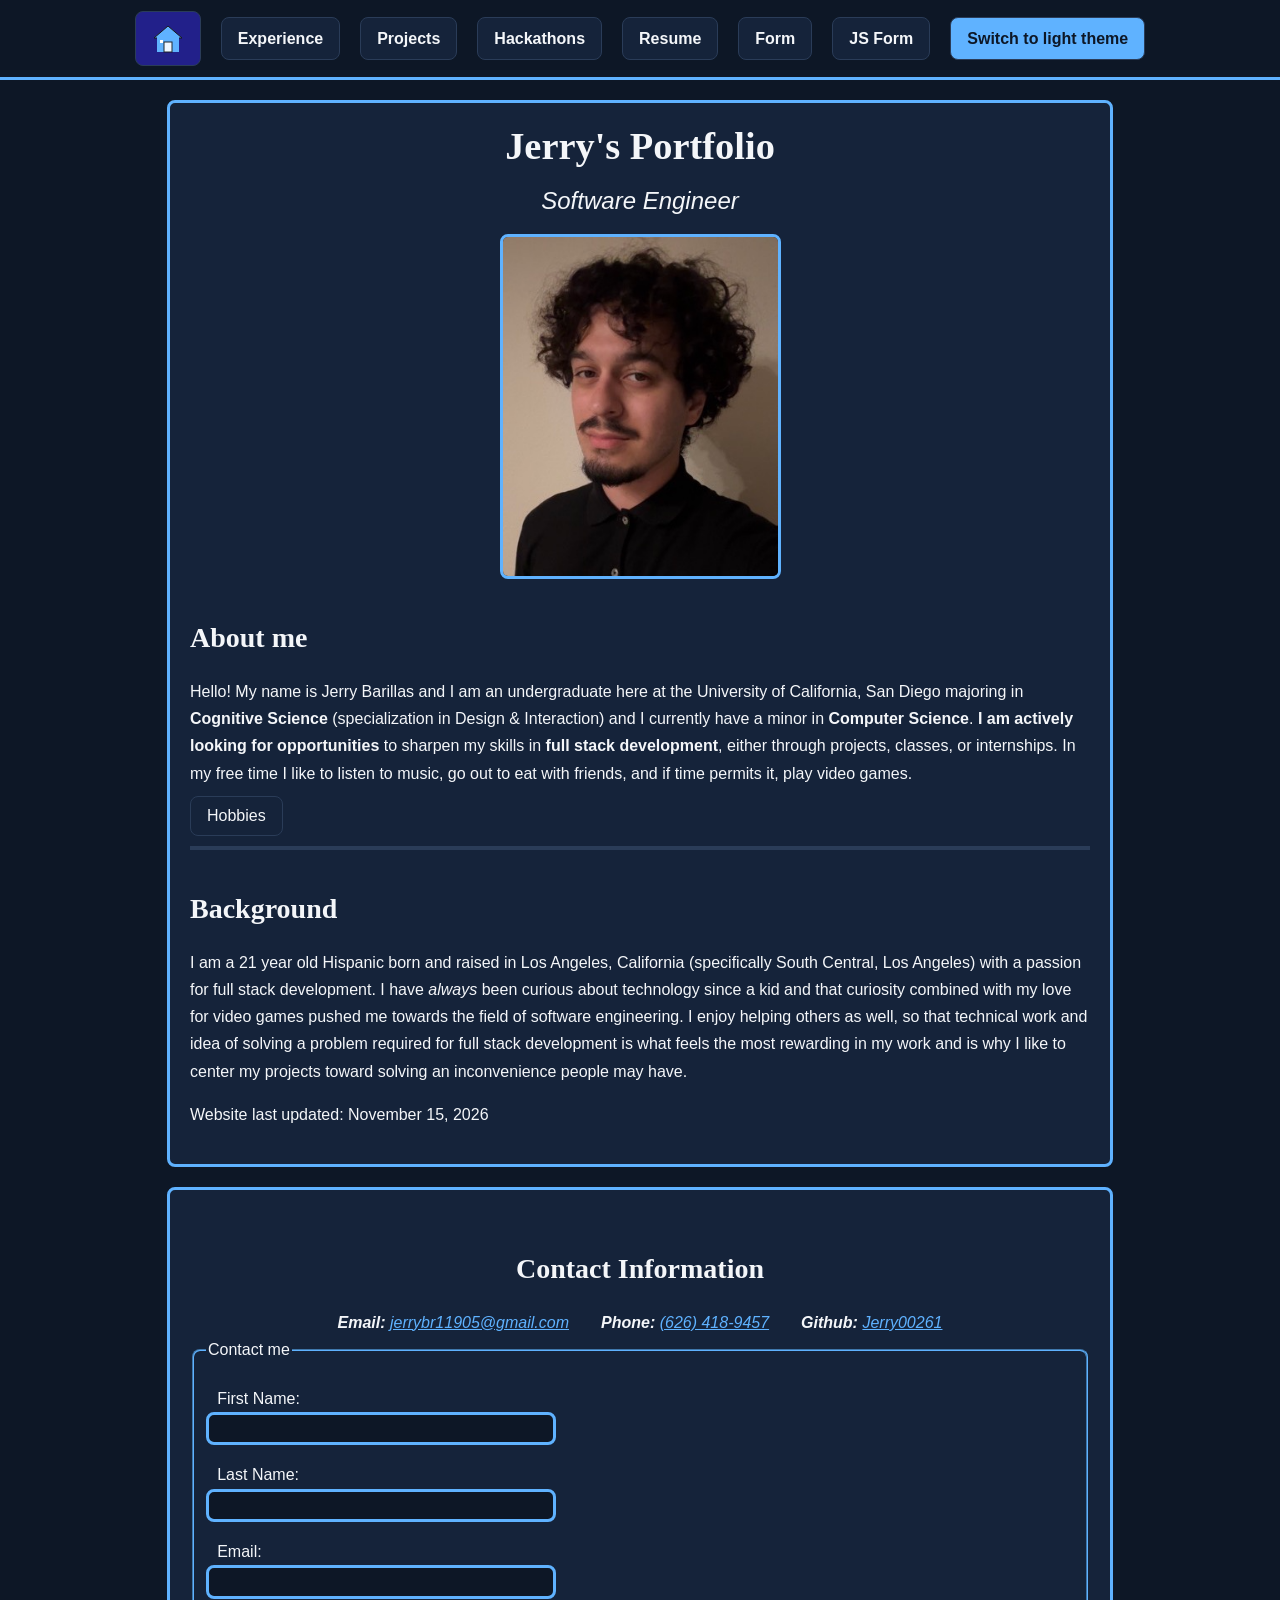
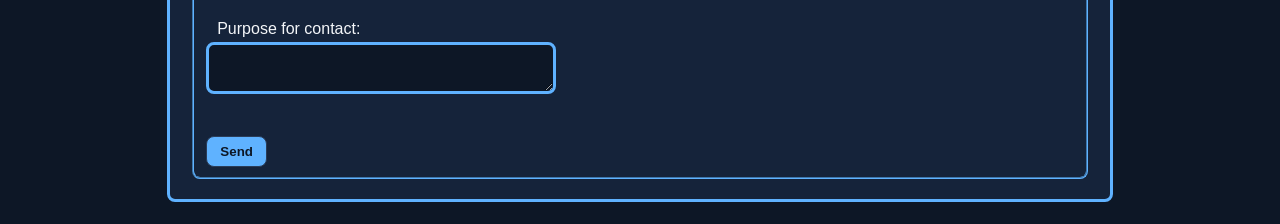
<file: index.html>
<!DOCTYPE html>
<html lang="en">
<head>
    <meta charset="UTF-8"> 
    <meta name="viewport" content="width=device-width, initial-scale=1.0">
    <title>Jerry Barillas Personal Portfolio</title>

    <link rel="stylesheet" href="portfolio.css"> 
    <script src="theme.js"></script>
</head>

<body>
    <header>
        <nav>
            <ul>
                <li>
                    <a href="index.html" aria-current="page">
                        <svg viewBox="0 0 32 32" width="32" height="32" fill="#1A1A1A" role="img"
                                aria-labelledby="homeTitle">
                                <title id="homeTitle">Home</title>
                                <polygon points="16, 3 2, 15 30, 15" stroke="#1A1A1A" stroke-width="1"/>
                                <rect x="5" y="14" width="22" height="15"/>
                                <rect x="12" y="19" width="8" height="10" fill="white" stroke="#1A1A1A" opacity="0.9"/>
                                <rect x="8" y="17" width="3" height="3" fill="white"/>
                        </svg>
                    </a>
                </li>
                <li>
                    <a href="experience.html">Experience</a>
                </li>
                <li>
                    <a href="projects.html">Projects</a>
                </li>
                <li>
                    <a href="hackathons.html">Hackathons</a>
                </li>
                <li>
                    <a href="current-resume.html">Resume</a>
                </li>
                <li>
                    <a href="form-no-js.html">Form</a>
                </li>
                <li>
                    <a href="form-with-js.html">JS Form</a>
                </li>
                <li id="theme-control" hidden>
                    <button type="button" id="theme-toggle">Switch to light theme</button>
                </li>
            </ul>
        </nav>        
    </header>
    <main>
        <h1>Jerry's Portfolio</h1>
        <career-title>
            <p class="career-title">Software Engineer</p>
        </career-title>
       <img src="sources/headshot.png" alt="Headshot of Jerry Barillas, a man with curly dark hair and a goatee" width="330" height="407">

        <section>
            <h2>About me</h2>
            <p>Hello! My name is Jerry Barillas and I am an undergraduate here at the University
                of California, San Diego majoring in <b>Cognitive Science</b> (specialization in Design & Interaction)
                and I currently have a minor in <b>Computer Science</b>. <strong>I am actively looking for opportunities</strong> to sharpen
                my skills in <b>full stack development</b>, either through projects, classes, or internships. In my free time 
                I like to listen to music, go out to eat with friends, and if time permits it, play video games.
            </p>

            <p><a href="hobbies.html">Hobbies</a></p>
        </section>
        
        <section>
            <h2>Background</h2>
            <p>I am a 21 year old Hispanic born and raised in Los Angeles, California (specifically South Central, Los Angeles) with a passion for full stack
                development. I have <em>always</em> been curious about technology since a kid and that curiosity combined with my love for video games pushed me towards
                the field of software engineering. I enjoy helping others as well, so that technical work and idea of solving a problem required for 
                full stack development is what feels the most rewarding in my work and is why I like to center my projects toward solving an inconvenience people
                may have.
            </p>

            <p>
                Website last updated: November 15, 2026
            </p>
        </section>
    </main>

    <footer>
        <h2>Contact Information</h2>
        <address>
            <p>
                <b>Email:</b> <a href="mailto:jerrybr11905@gmail.com">jerrybr11905@gmail.com</a>
            </p>
            <p>
                <b>Phone:</b> <a href="tel:+16264189457">(626) 418-9457</a>
            </p>
            <p>
                <b>Github:</b> <a href="https://github.com/Jerry00261">Jerry00261</a>
            </p>
        </address>

        <form action="#" method="post">

            <fieldset>
                <legend>Contact me</legend>
                <p>
                    <label for="firstName">First Name:</label>
                    <input type="text" name="firstName" id="firstName">
                </p>

                <p>
                    <label for="lastName">Last Name:</label>
                    <input type="text" name="lastName" id="lastName">
                </p>
                <p>
                    <label for="email">Email:</label>
                    <input type="email" name="email" id="email">
                </p>

                <p>
                    <label for="message">Purpose for contact:</label>
                    <textarea id="message" name="message"></textarea>
                </p>
                
                <button type="submit">Send</button>
            </fieldset>

        </form>
    </footer>
</body>
</html>
</file>
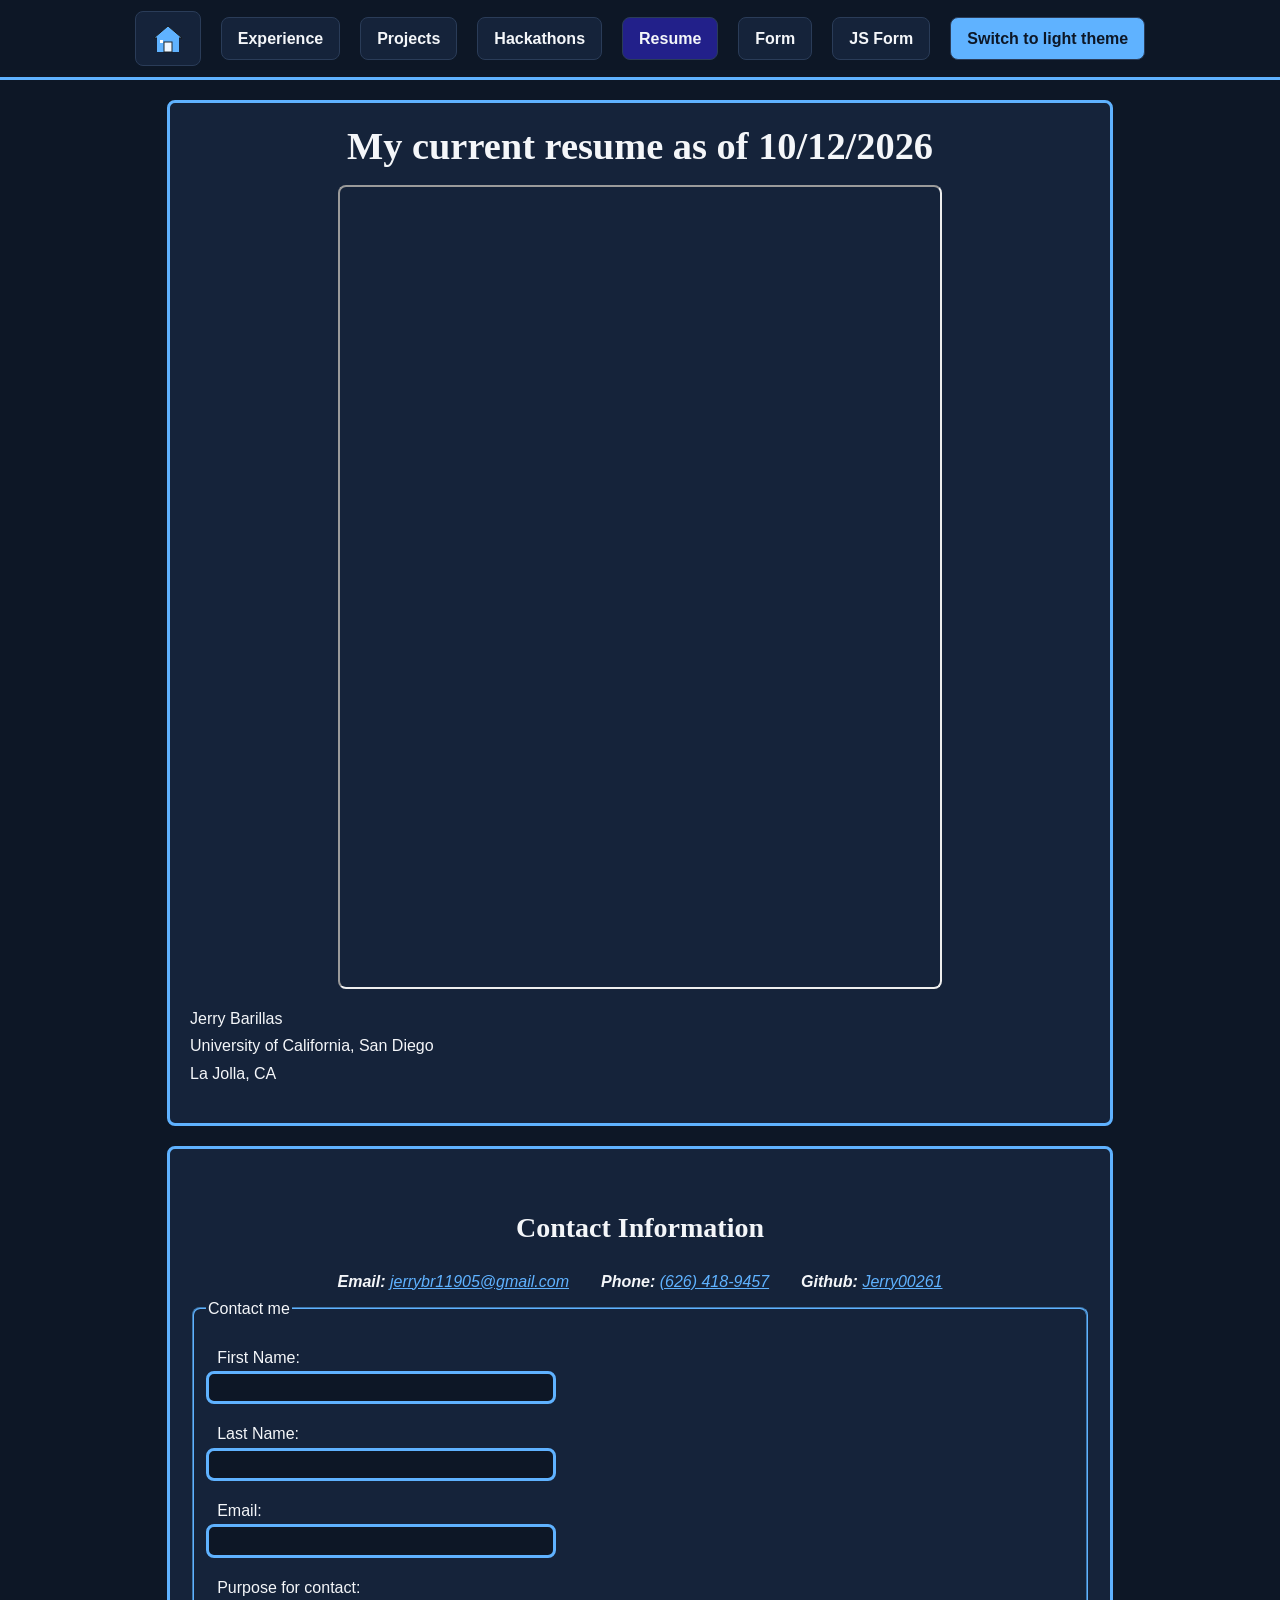
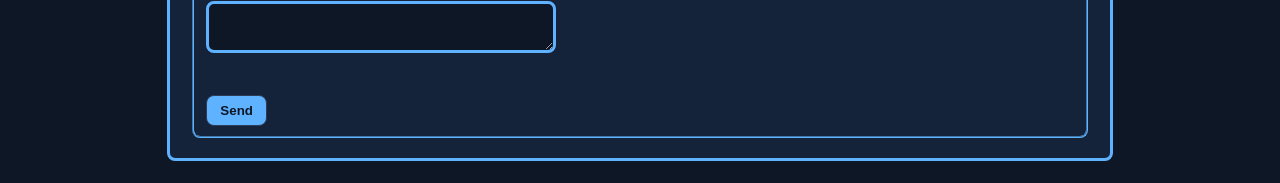
<file: Current-Resume.html>
<!DOCTYPE html>
<html lang="en">
<head>
    <meta charset="UTF-8">
    <meta name="viewport" content="width=device-width, initial-scale=1.0">
    <title>Official Resume - Jerry Barillas</title>

    <link rel="stylesheet" href="portfolio.css">
    <script src="theme.js"></script>
</head>
<body>

     <header>
        <nav>
            <ul>
                <li>
                    <a href="index.html">
                        <svg viewBox="0 0 32 32" width="32" height="32" fill="#1A1A1A" role="img"
                                aria-labelledby="homeTitle">
                                <title id="homeTitle">Home</title>
                                <polygon points="16, 3 2, 15 30, 15" stroke="#1A1A1A" stroke-width="1"/>
                                <rect x="5" y="14" width="22" height="15"/>
                                <rect x="12" y="19" width="8" height="10" fill="white" stroke="#1A1A1A" opacity="0.9"/>
                                <rect x="8" y="17" width="3" height="3" fill="white"/>
                        </svg>
                    </a>
                </li>
                <li>
                    <a href="Experience.html">Experience</a>
                </li>
                <li>
                    <a href="Projects.html">Projects</a>
                </li>
                <li>
                    <a href="Hackathons.html">Hackathons</a>
                </li>
                <li>
                    <a href="Current-Resume.html" aria-current="page">Resume</a>
                </li>
                <li>
                    <a href="form-no-js.html">Form</a>
                </li>
                <li>
                    <a href="form-with-js.html">JS Form</a>
                </li>
                <li id="theme-control" hidden>
                    <button type="button" id="theme-toggle">Switch to light theme</button>
                </li>
            </ul>
        </nav>        
    </header>

    <main>
        <h1>My current resume as of 10/12/2026</h1>

        <iframe src="sources/Official_Resume.pdf" title="Jerry Barillas Official Resume" 
                width="600" height="800">
        </iframe>

        <p>
            Jerry Barillas<br>
            University of California, San Diego<br>
            La Jolla, CA
        </p>

    </main>

    <footer>
        <h2>Contact Information</h2>
        <address>
            <p>
                <b>Email:</b> <a href="mailto:jerrybr11905@gmail.com">jerrybr11905@gmail.com</a>
            </p>
            <p>
                <b>Phone:</b> <a href="tel:+16264189457">(626) 418-9457</a>
            </p>
            <p>
                <b>Github:</b> <a href="https://github.com/Jerry00261">Jerry00261</a>
            </p>
        </address>
        

        <form action="#" method="post">

            <fieldset>
                <legend>Contact me</legend>
                <p>
                    <label for="firstName">First Name:</label>
                    <input type="text" name="firstName" id="firstName">
                </p>

                <p>
                    <label for="lastName">Last Name:</label>
                    <input type="text" name="lastName" id="lastName">
                </p>
                <p>
                    <label for="email">Email:</label>
                    <input type="email" name="email" id="email">
                </p>

                <p>
                    <label for="message">Purpose for contact:</label>
                    <textarea id="message" name="message"></textarea>
                </p>

                <button type="submit">Send</button>
            </fieldset>
        </form>
    </footer>
    
</body>
</html>
</file>
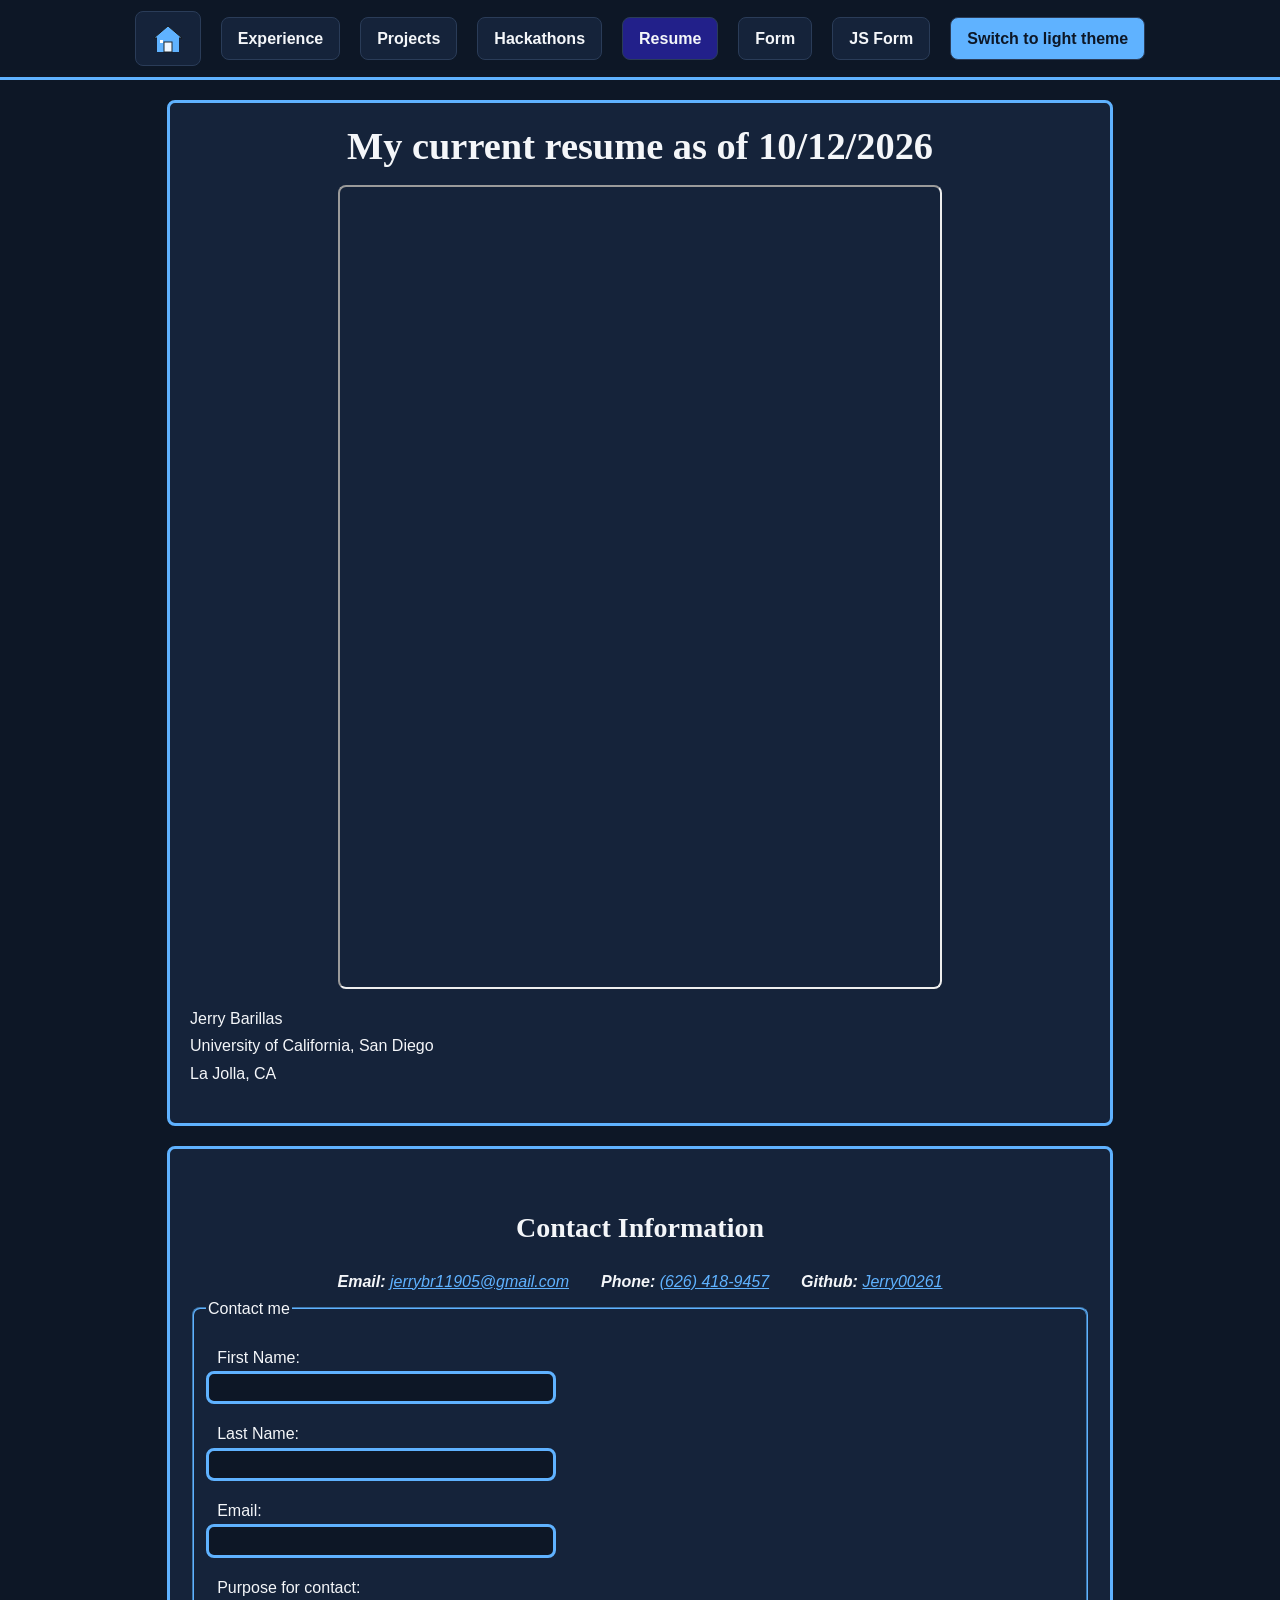
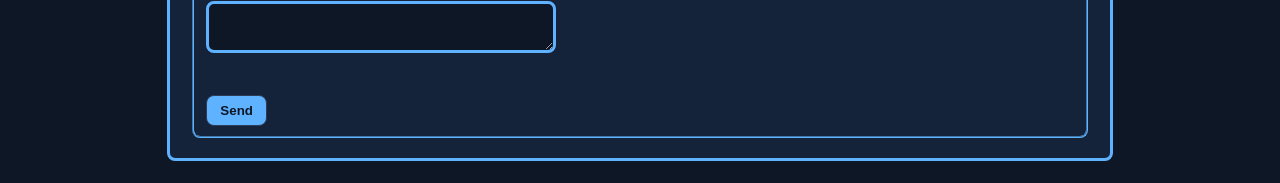
<file: current-resume.html>
<!DOCTYPE html>
<html lang="en">
<head>
    <meta charset="UTF-8">
    <meta name="viewport" content="width=device-width, initial-scale=1.0">
    <title>Official Resume - Jerry Barillas</title>

    <link rel="stylesheet" href="portfolio.css">
    <script src="theme.js"></script>
</head>
<body>

     <header>
        <nav>
            <ul>
                <li>
                    <a href="index.html">
                        <svg viewBox="0 0 32 32" width="32" height="32" fill="#1A1A1A" role="img"
                                aria-labelledby="homeTitle">
                                <title id="homeTitle">Home</title>
                                <polygon points="16, 3 2, 15 30, 15" stroke="#1A1A1A" stroke-width="1"/>
                                <rect x="5" y="14" width="22" height="15"/>
                                <rect x="12" y="19" width="8" height="10" fill="white" stroke="#1A1A1A" opacity="0.9"/>
                                <rect x="8" y="17" width="3" height="3" fill="white"/>
                        </svg>
                    </a>
                </li>
                <li>
                    <a href="experience.html">Experience</a>
                </li>
                <li>
                    <a href="projects.html">Projects</a>
                </li>
                <li>
                    <a href="hackathons.html">Hackathons</a>
                </li>
                <li>
                    <a href="current-resume.html" aria-current="page">Resume</a>
                </li>
                <li>
                    <a href="form-no-js.html">Form</a>
                </li>
                <li>
                    <a href="form-with-js.html">JS Form</a>
                </li>
                <li id="theme-control" hidden>
                    <button type="button" id="theme-toggle">Switch to light theme</button>
                </li>
            </ul>
        </nav>        
    </header>

    <main>
        <h1>My current resume as of 10/12/2026</h1>

        <iframe src="sources/official_resume.pdf" title="Jerry Barillas Official Resume" 
                width="600" height="800">
        </iframe>

        <p>
            Jerry Barillas<br>
            University of California, San Diego<br>
            La Jolla, CA
        </p>

    </main>

    <footer>
        <h2>Contact Information</h2>
        <address>
            <p>
                <b>Email:</b> <a href="mailto:jerrybr11905@gmail.com">jerrybr11905@gmail.com</a>
            </p>
            <p>
                <b>Phone:</b> <a href="tel:+16264189457">(626) 418-9457</a>
            </p>
            <p>
                <b>Github:</b> <a href="https://github.com/Jerry00261">Jerry00261</a>
            </p>
        </address>
        

        <form action="#" method="post">

            <fieldset>
                <legend>Contact me</legend>
                <p>
                    <label for="firstName">First Name:</label>
                    <input type="text" name="firstName" id="firstName">
                </p>

                <p>
                    <label for="lastName">Last Name:</label>
                    <input type="text" name="lastName" id="lastName">
                </p>
                <p>
                    <label for="email">Email:</label>
                    <input type="email" name="email" id="email">
                </p>

                <p>
                    <label for="message">Purpose for contact:</label>
                    <textarea id="message" name="message"></textarea>
                </p>

                <button type="submit">Send</button>
            </fieldset>
        </form>
    </footer>
    
</body>
</html>
</file>
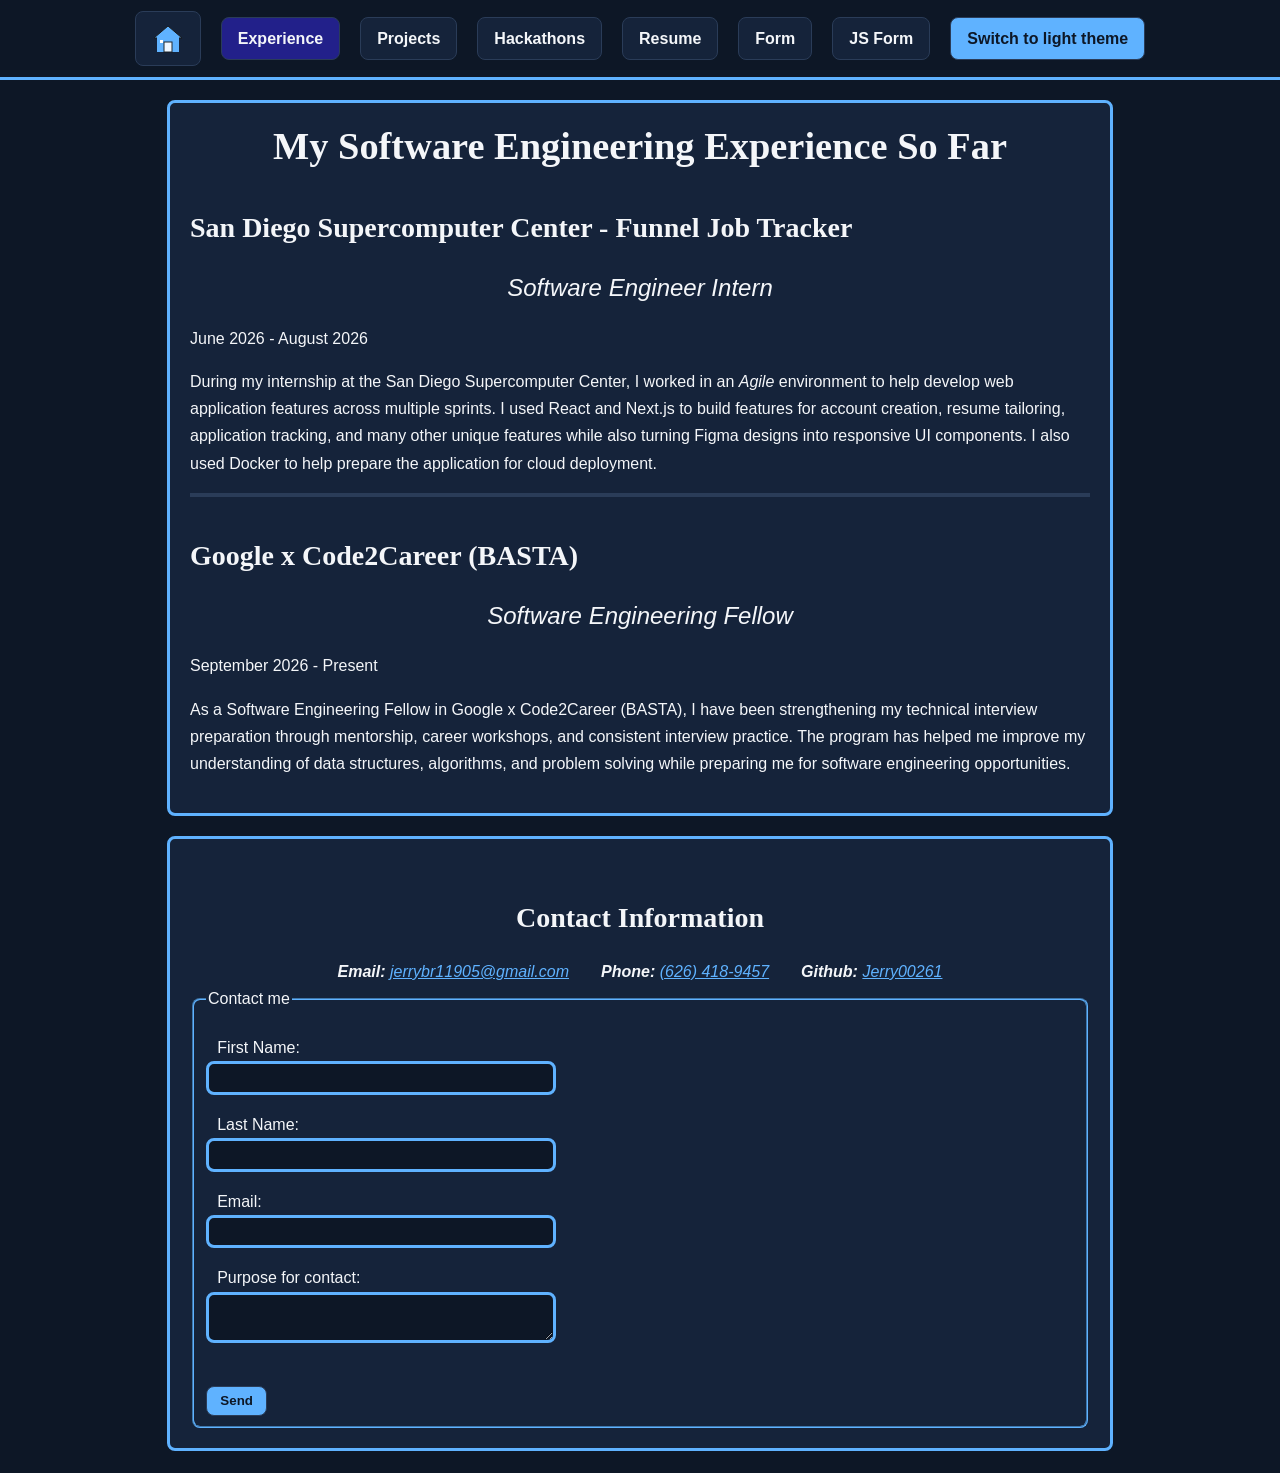
<file: Experience.html>
<!DOCTYPE html>
<html lang="en">
<head>
    <meta charset="UTF-8">
    <meta name="viewport" content="width=device-width, initial-scale=1.0">
    <title>Experience - Jerry Barillas Portfolio</title>
    <link rel="stylesheet" href="portfolio.css">
    <script src="theme.js"></script>
</head>

<body>
   <header>
        <nav>
            <ul>
                <li>
                    <a href="index.html">
                        <svg viewBox="0 0 32 32" width="32" height="32" fill="#1A1A1A" role="img"
                                aria-labelledby="homeTitle">
                                <title id="homeTitle">Home</title>
                                <polygon points="16, 3 2, 15 30, 15" stroke="#1A1A1A" stroke-width="1"/>
                                <rect x="5" y="14" width="22" height="15"/>
                                <rect x="12" y="19" width="8" height="10" fill="white" stroke="#1A1A1A" opacity="0.9"/>
                                <rect x="8" y="17" width="3" height="3" fill="white"/>
                        </svg>
                    </a>
                </li>
                <li>
                    <a href="Experience.html" aria-current="page">Experience</a>
                </li>
                <li>
                    <a href="Projects.html">Projects</a>
                </li>
                <li>
                    <a href="Hackathons.html">Hackathons</a>
                </li>
                <li>
                    <a href="Current-Resume.html">Resume</a>
                </li>
                <li>
                    <a href="form-no-js.html">Form</a>
                </li>
                <li>
                    <a href="form-with-js.html">JS Form</a>
                </li>
                <li id="theme-control" hidden>
                    <button type="button" id="theme-toggle">Switch to light theme</button>
                </li>
            </ul>
        </nav>        
    </header>
    <main>
        <h1>My Software Engineering Experience So Far</h1>

        <section>

            <h2>San Diego Supercomputer Center - Funnel Job Tracker</h2>
            <career-title>
                <p class="career-title">Software Engineer Intern</p> 
            </career-title>
            <p>June 2026 - August 2026</p>


            <p>
                During my internship at the San Diego Supercomputer Center,
                I worked in an <i>Agile</i> environment to help develop web application 
                features across multiple sprints. I used React and Next.js to build 
                features for account creation, resume tailoring, application tracking, 
                and many other unique features while also turning Figma designs into 
                responsive UI components. I also used Docker to help prepare the application 
                for cloud deployment.
            </p>
        </section>

        <section>
            <h2>Google x Code2Career (BASTA)</h2>
            <career-title>
                <p class="career-title">Software Engineering Fellow</p>
            </career-title>
            <p>September 2026 - Present</p>
            <p>
                As a Software Engineering Fellow in Google x Code2Career (BASTA),
                I have been strengthening my technical interview preparation through
                mentorship, career workshops, and consistent interview practice.
                The program has helped me improve my understanding of data structures,
                algorithms, and problem solving while preparing me for software
                engineering opportunities.
            </p>
        </section>
    </main>

    <footer>
        <h2>Contact Information</h2>
        <address>
            <p>
                <b>Email:</b> <a href="mailto:jerrybr11905@gmail.com">jerrybr11905@gmail.com</a>
            </p>
            <p>
                <b>Phone:</b> <a href="tel:+16264189457">(626) 418-9457</a>
            </p>
            <p>
                <b>Github:</b> <a href="https://github.com/Jerry00261">Jerry00261</a>
            </p>
        </address>
        

        <form action="#" method="post">

            <fieldset>
                <legend>Contact me</legend>
                <p>
                    <label for="firstName">First Name:</label>
                    <input type="text" name="firstName" id="firstName">
                </p>

                <p>
                    <label for="lastName">Last Name:</label>
                    <input type="text" name="lastName" id="lastName">
                </p>
                <p>
                    <label for="email">Email:</label>
                    <input type="email" name="email" id="email">
                </p>

                <p>
                    <label for="message">Purpose for contact:</label>
                    <textarea id="message" name="message"></textarea>
                </p>
                <button type="submit">Send</button>
            </fieldset>
        </form>
    </footer>
    
</body>
</html>
</file>
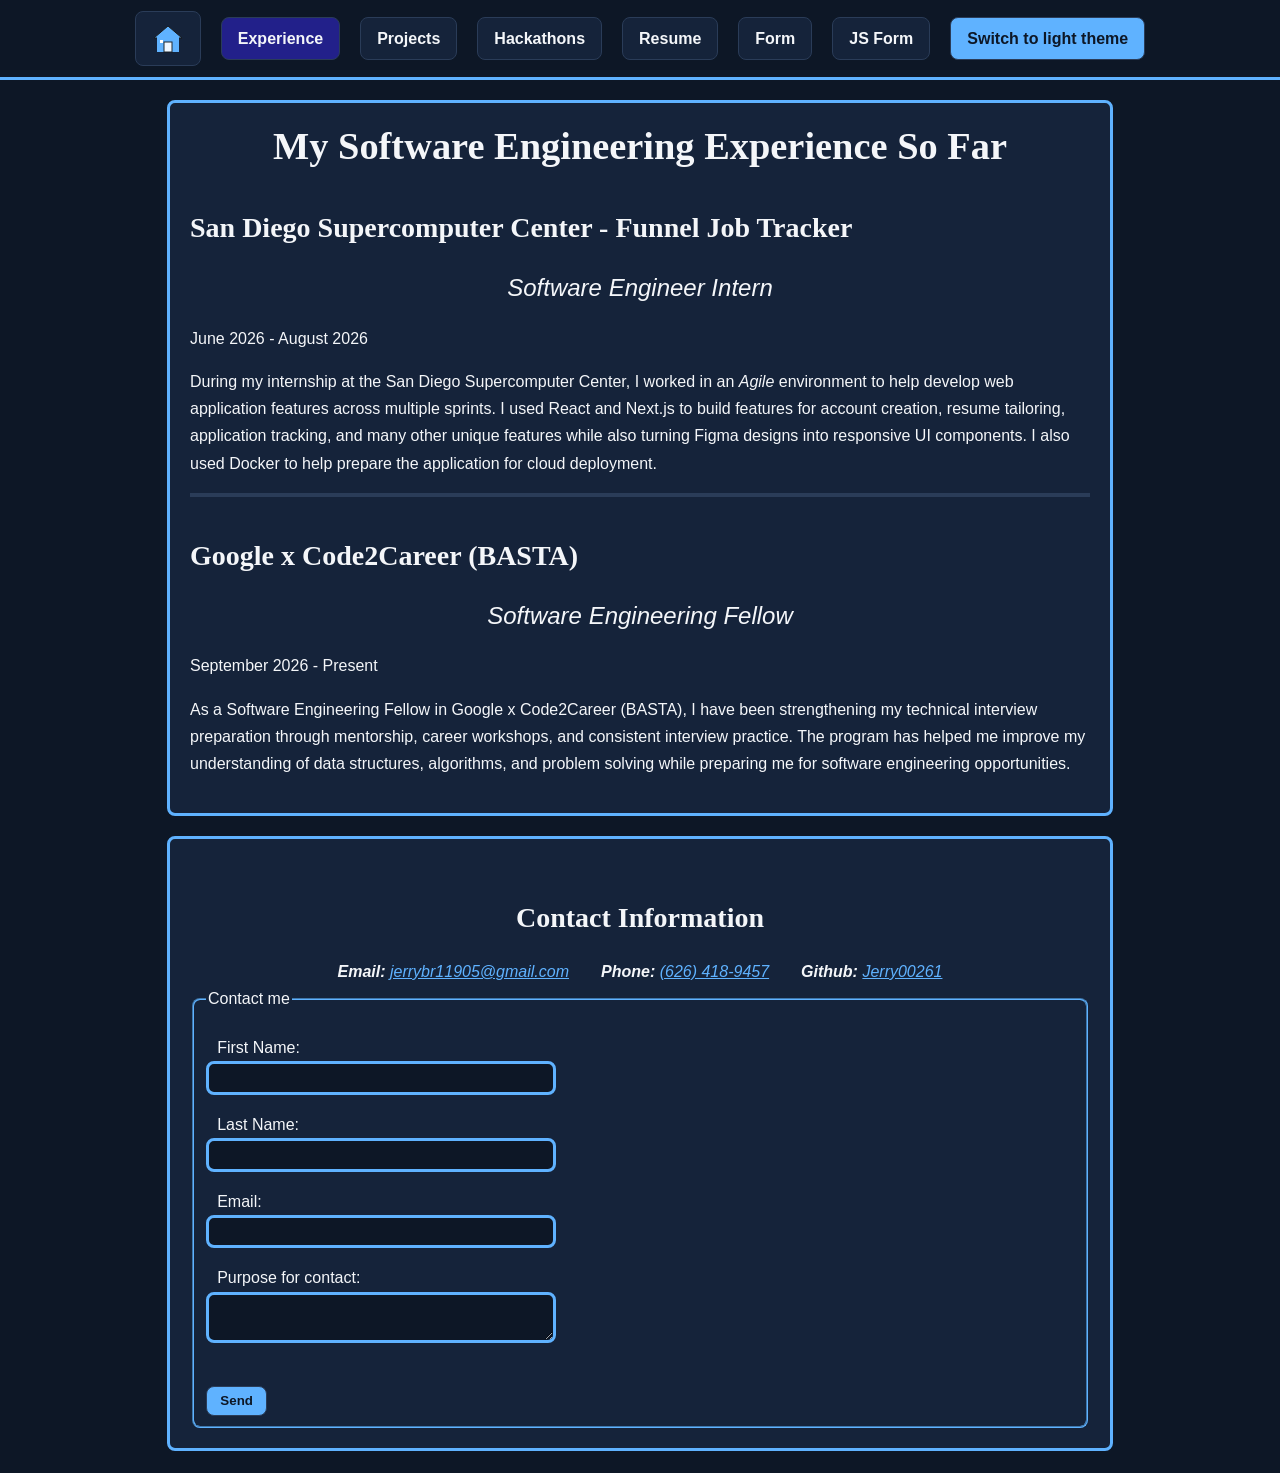
<file: experience.html>
<!DOCTYPE html>
<html lang="en">
<head>
    <meta charset="UTF-8">
    <meta name="viewport" content="width=device-width, initial-scale=1.0">
    <title>Experience - Jerry Barillas Portfolio</title>
    <link rel="stylesheet" href="portfolio.css">
    <script src="theme.js"></script>
</head>

<body>
   <header>
        <nav>
            <ul>
                <li>
                    <a href="index.html">
                        <svg viewBox="0 0 32 32" width="32" height="32" fill="#1A1A1A" role="img"
                                aria-labelledby="homeTitle">
                                <title id="homeTitle">Home</title>
                                <polygon points="16, 3 2, 15 30, 15" stroke="#1A1A1A" stroke-width="1"/>
                                <rect x="5" y="14" width="22" height="15"/>
                                <rect x="12" y="19" width="8" height="10" fill="white" stroke="#1A1A1A" opacity="0.9"/>
                                <rect x="8" y="17" width="3" height="3" fill="white"/>
                        </svg>
                    </a>
                </li>
                <li>
                    <a href="experience.html" aria-current="page">Experience</a>
                </li>
                <li>
                    <a href="projects.html">Projects</a>
                </li>
                <li>
                    <a href="hackathons.html">Hackathons</a>
                </li>
                <li>
                    <a href="current-resume.html">Resume</a>
                </li>
                <li>
                    <a href="form-no-js.html">Form</a>
                </li>
                <li>
                    <a href="form-with-js.html">JS Form</a>
                </li>
                <li id="theme-control" hidden>
                    <button type="button" id="theme-toggle">Switch to light theme</button>
                </li>
            </ul>
        </nav>        
    </header>
    <main>
        <h1>My Software Engineering Experience So Far</h1>

        <section>

            <h2>San Diego Supercomputer Center - Funnel Job Tracker</h2>
            <career-title>
                <p class="career-title">Software Engineer Intern</p> 
            </career-title>
            <p>June 2026 - August 2026</p>


            <p>
                During my internship at the San Diego Supercomputer Center,
                I worked in an <i>Agile</i> environment to help develop web application 
                features across multiple sprints. I used React and Next.js to build 
                features for account creation, resume tailoring, application tracking, 
                and many other unique features while also turning Figma designs into 
                responsive UI components. I also used Docker to help prepare the application 
                for cloud deployment.
            </p>
        </section>

        <section>
            <h2>Google x Code2Career (BASTA)</h2>
            <career-title>
                <p class="career-title">Software Engineering Fellow</p>
            </career-title>
            <p>September 2026 - Present</p>
            <p>
                As a Software Engineering Fellow in Google x Code2Career (BASTA),
                I have been strengthening my technical interview preparation through
                mentorship, career workshops, and consistent interview practice.
                The program has helped me improve my understanding of data structures,
                algorithms, and problem solving while preparing me for software
                engineering opportunities.
            </p>
        </section>
    </main>

    <footer>
        <h2>Contact Information</h2>
        <address>
            <p>
                <b>Email:</b> <a href="mailto:jerrybr11905@gmail.com">jerrybr11905@gmail.com</a>
            </p>
            <p>
                <b>Phone:</b> <a href="tel:+16264189457">(626) 418-9457</a>
            </p>
            <p>
                <b>Github:</b> <a href="https://github.com/Jerry00261">Jerry00261</a>
            </p>
        </address>
        

        <form action="#" method="post">

            <fieldset>
                <legend>Contact me</legend>
                <p>
                    <label for="firstName">First Name:</label>
                    <input type="text" name="firstName" id="firstName">
                </p>

                <p>
                    <label for="lastName">Last Name:</label>
                    <input type="text" name="lastName" id="lastName">
                </p>
                <p>
                    <label for="email">Email:</label>
                    <input type="email" name="email" id="email">
                </p>

                <p>
                    <label for="message">Purpose for contact:</label>
                    <textarea id="message" name="message"></textarea>
                </p>
                <button type="submit">Send</button>
            </fieldset>
        </form>
    </footer>
    
</body>
</html>
</file>
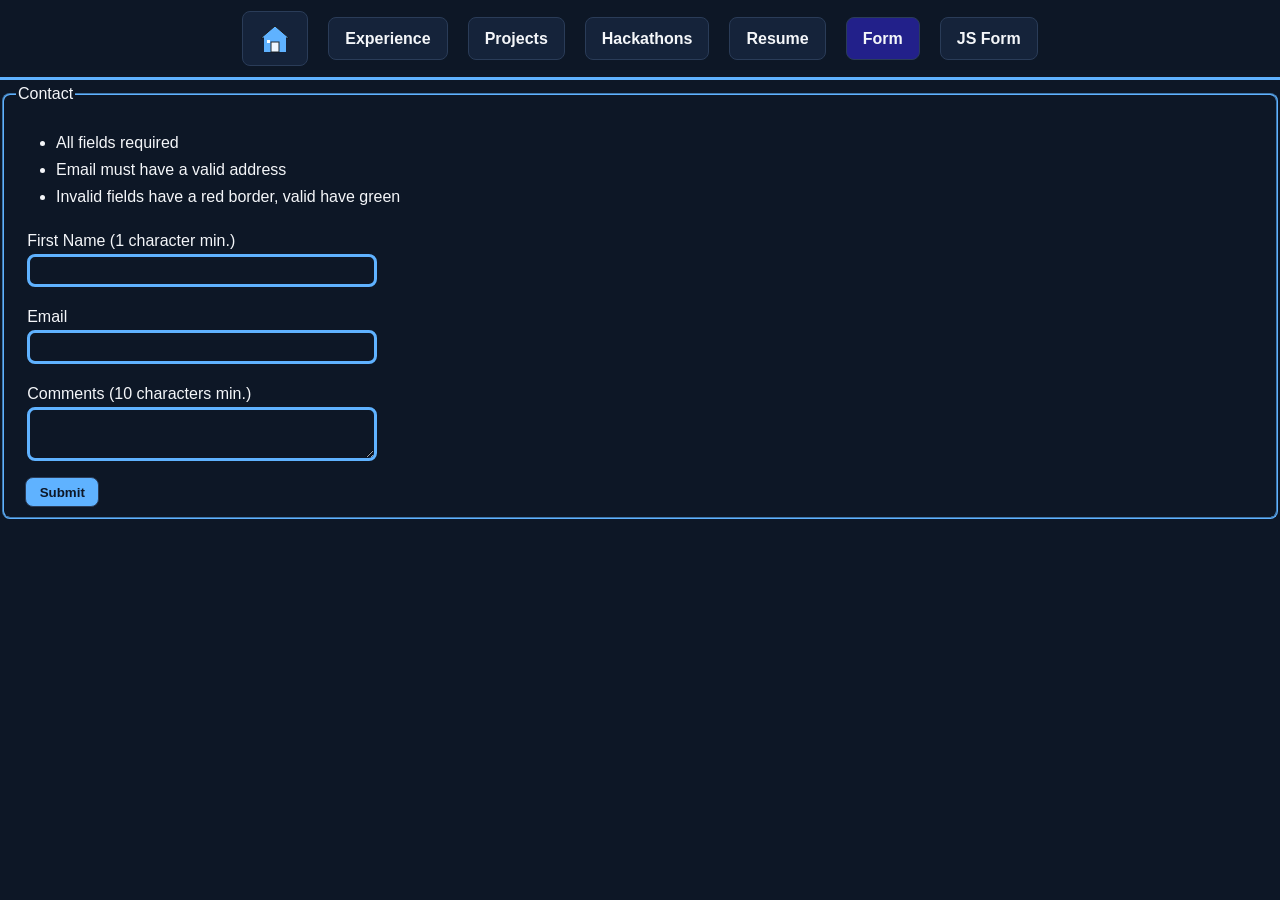
<file: form-no-js.html>
<!DOCTYPE html>
<html lang="en">
<head>
    <meta charset="UTF-8">
    <meta name="viewport" content="width=device-width, initial-scale=1.0">
    <title>Form no JS </title>
    <Link rel="stylesheet" href="portfolio.css">
</head>
<body>
    <header>
        <nav>
            <ul>
                <li>
                    <a href="index.html">
                        <svg viewBox="0 0 32 32" width="32" height="32" fill="#1A1A1A" role="img"
                                aria-labelledby="homeTitle">
                                <title id="homeTitle">Home</title>
                                <polygon points="16, 3 2, 15 30, 15" stroke="#1A1A1A" stroke-width="1"/>
                                <rect x="5" y="14" width="22" height="15"/>
                                <rect x="12" y="19" width="8" height="10" fill="white" stroke="#1A1A1A" opacity="0.9"/>
                                <rect x="8" y="17" width="3" height="3" fill="white"/>
                        </svg>
                    </a>
                </li>
                <li>
                    <a href="experience.html">Experience</a>
                </li>
                <li>
                    <a href="projects.html">Projects</a>
                </li>
                <li>
                    <a href="hackathons.html">Hackathons</a>
                </li>
                <li>
                    <a href="current-resume.html">Resume</a>
                </li>
                <li>
                    <a href="form-no-js.html" aria-current="page">Form</a>
                </li>
                <li>
                    <a href="form-with-js.html">JS Form</a>
                </li>
            </ul>
        </nav>   
    </header>

    <form action="https://httpbin.org/post" method="post">

        <fieldset>
            <legend>Contact</legend>
            <ul>
                <li>All fields required</li>
                <li>Email must have a valid address</li>
                <li>Invalid fields have a red border, valid have green</li>
            </ul>
            <p>
                <label for="firstName">First Name (1 character min.)</label>
                <input type="text" id="firstName" name="firstName" autocomplete="name" minlength="1" maxlength="100" required>
            </p>

            <p>
                <label for="email">Email</label>
                <input type="email" id="email" name="email" autocomplete="email" required>
            </p>

            <p>
                <label for="comments">Comments (10 characters min.)</label>
                <textarea id="comments" name="comments" minlength="10" maxlength="1000" required></textarea>
            </p>
            
            <input type="hidden" value="true" name="possible_bot">
            <button type="submit">Submit</button>

        </fieldset>

    </form>
    
</body>
</html>

<!-- CHANGE ALL FOOTER FORMS APPROPIATELT, E.G. LABEL AND INPUT TAGS PLACEMENT SAME AS THIS FILES ONE (NOT NESTED)-->
</file>
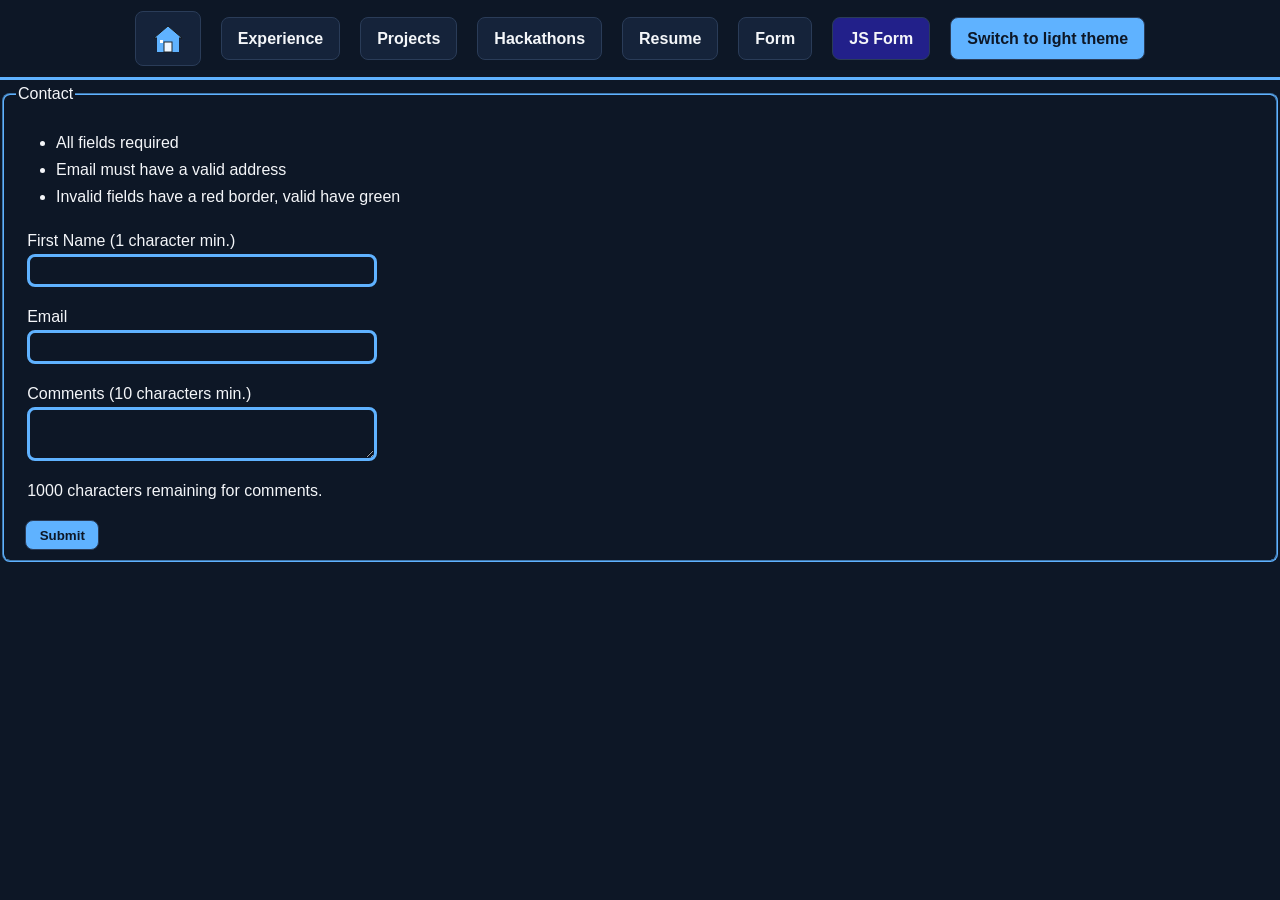
<file: form-with-js.html>
<!DOCTYPE html>
<html lang="en">
<head>
    <meta charset="UTF-8">
    <meta name="viewport" content="width=device-width, initial-scale=1.0">
    <title>Form with JS </title>
    <link rel="stylesheet" href="portfolio.css">
    <script src="theme.js"></script>
    <script src="form.js" defer></script>
</head>
<body>
    <header>
        <nav>
            <ul>
                <li>
                    <a href="index.html">
                        <svg viewBox="0 0 32 32" width="32" height="32" fill="#1A1A1A" role="img"
                                aria-labelledby="homeTitle">
                                <title id="homeTitle">Home</title>
                                <polygon points="16, 3 2, 15 30, 15" stroke="#1A1A1A" stroke-width="1"/>
                                <rect x="5" y="14" width="22" height="15"/>
                                <rect x="12" y="19" width="8" height="10" fill="white" stroke="#1A1A1A" opacity="0.9"/>
                                <rect x="8" y="17" width="3" height="3" fill="white"/>
                        </svg>
                    </a>
                </li>
                <li>
                    <a href="experience.html">Experience</a>
                </li>
                <li>
                    <a href="projects.html">Projects</a>
                </li>
                <li>
                    <a href="hackathons.html">Hackathons</a>
                </li>
                <li>
                    <a href="current-resume.html">Resume</a>
                </li>
                <li>
                    <a href="form-no-js.html">Form</a>
                </li>
                <li>
                    <a href="form-with-js.html" aria-current="page">JS Form</a>
                </li>
                <li id="theme-control" hidden>
                    <button type="button" id="theme-toggle">Switch to light theme</button>
                </li>
            </ul>
        </nav>   
    </header>

    <form action="https://httpbin.org/post" method="post">

        <fieldset>
            <legend>Contact</legend>

            <ul>
                <li>All fields required</li>
                <li>Email must have a valid address</li>
                <li>Invalid fields have a red border, valid have green</li>
            </ul>
            <p>
                <label for="firstName">First Name (1 character min.)</label>
                <input type="text" id="firstName" name="firstName" autocomplete="name" minlength="1" maxlength="100" aria-describedby="firstName-error" 
                required>
            </p>

            <p>
                <label for="email">Email</label>
                <input type="email" id="email" name="email" autocomplete="email" aria-describedby="email-error" required>
            </p>

            <p>
                <label for="comments">Comments (10 characters min.)</label>
                <textarea id="comments" name="comments" minlength="10" maxlength="1000" aria-describedby="comments-error comments-info" required></textarea>
            </p>




             <section aria-live="polite" id="error-area">
                <h2 id="error-title" hidden>Errors</h2>
                <ul>
                    <li id="firstName-error" hidden></li>
                    <li id="email-error" hidden></li>
                    <li id="comments-error" hidden></li>
                </ul>
            </section>

            <output id="comments-info" for="comments" hidden></output>
            <input type="hidden" name="form-errors" id="form-errors">

            <input type="hidden" value="true" name="possible_bot">
            
            <button type="submit">Submit</button>

        </fieldset>

    </form>
    
</body>
</html>
</file>
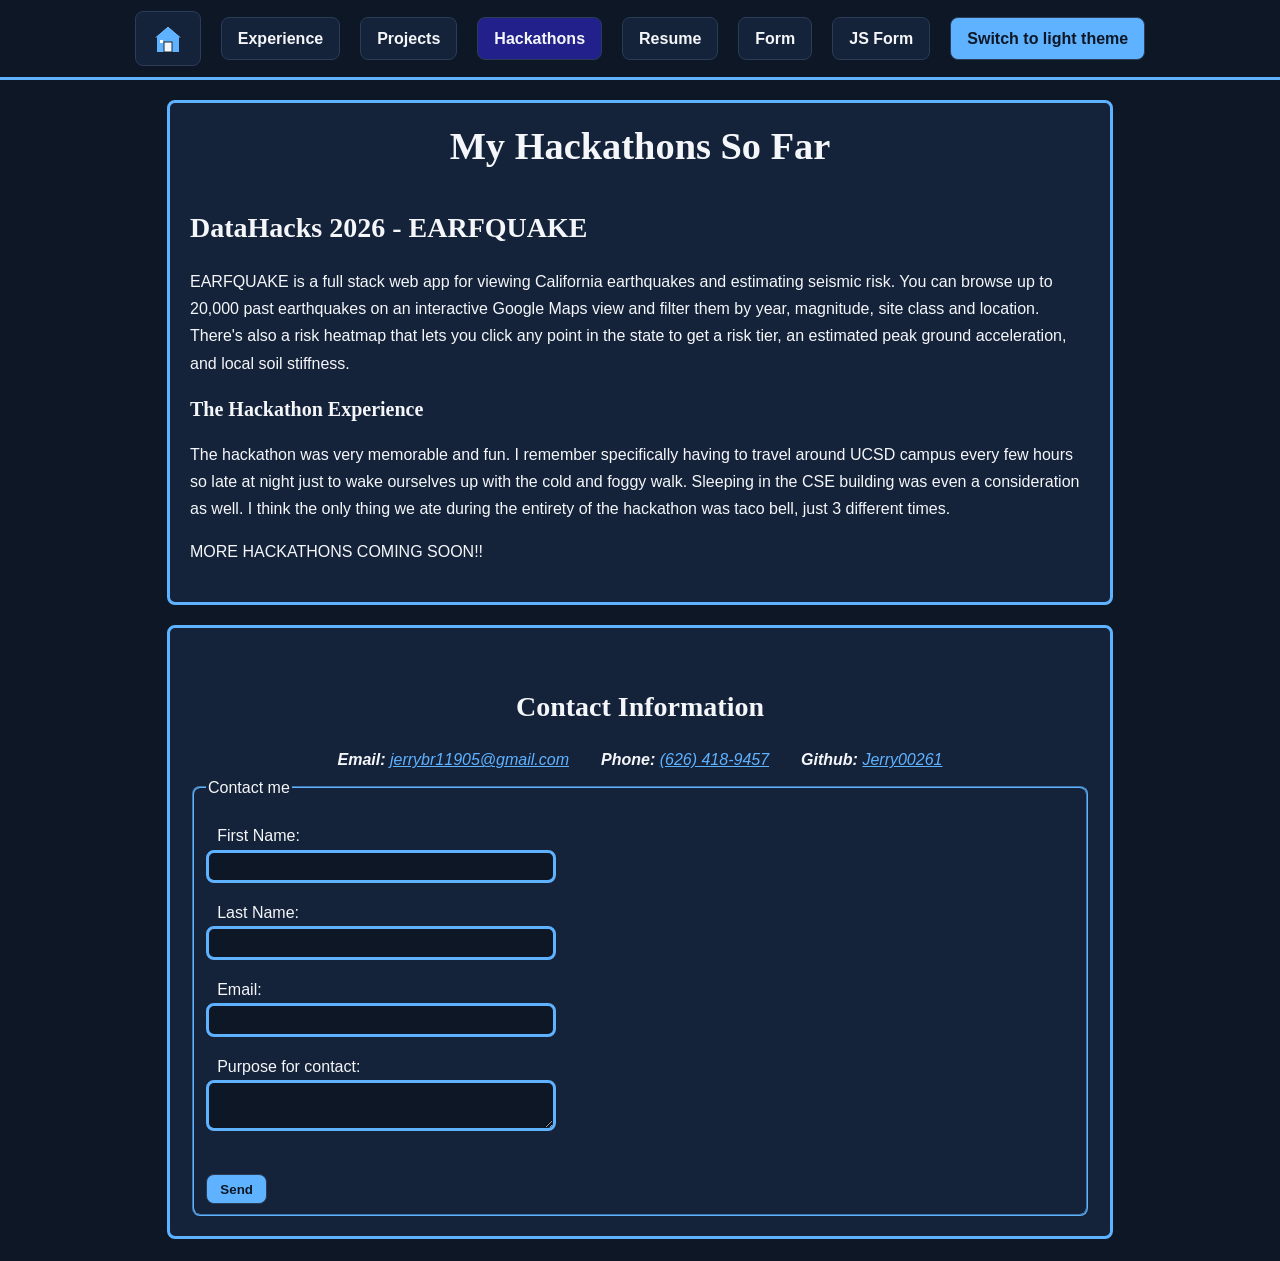
<file: Hackathons.html>
<!DOCTYPE html>
<html lang="en">
<head>
    <meta charset="UTF-8">
    <meta name="viewport" content="width=device-width, initial-scale=1.0">
    <title>Hackathons - Jerry Barillas Portfolio</title>
    <link rel="stylesheet" href="portfolio.css">
    <script src="theme.js"></script>
</head>
<body>

<header>
        <nav>
            <ul>
                <li>
                    <a href="index.html">
                        <svg viewBox="0 0 32 32" width="32" height="32" fill="#1A1A1A" role="img"
                                aria-labelledby="homeTitle">
                                <title id="homeTitle">Home</title>
                                <polygon points="16, 3 2, 15 30, 15" stroke="#1A1A1A" stroke-width="1"/>
                                <rect x="5" y="14" width="22" height="15"/>
                                <rect x="12" y="19" width="8" height="10" fill="white" stroke="#1A1A1A" opacity="0.9"/>
                                <rect x="8" y="17" width="3" height="3" fill="white"/>
                        </svg>
                    </a>
                </li>
                <li>
                    <a href="Experience.html">Experience</a>
                </li>
                <li>
                    <a href="Projects.html">Projects</a>
                </li>
                <li>
                    <a href="Hackathons.html" aria-current="page">Hackathons</a>
                </li>
                <li>
                    <a href="Current-Resume.html">Resume</a>
                </li>
                <li>
                    <a href="form-no-js.html">Form</a>
                </li>
                <li>
                    <a href="form-with-js.html">JS Form</a>
                </li>
                <li id="theme-control" hidden>
                    <button type="button" id="theme-toggle">Switch to light theme</button>
                </li>
            </ul>
        </nav>        
    </header>

    <main>
        <h1>My Hackathons So Far</h1>

        <section>
            <h2>DataHacks 2026 - EARFQUAKE</h2>
            
            <p>EARFQUAKE is a full stack web app for viewing California earthquakes
                and estimating seismic risk. You can browse up to 20,000 past earthquakes
                on an interactive Google Maps view and filter them by year, magnitude, site
                class and location. There's also a risk heatmap that lets you click any point 
                in the state to get a risk tier, an estimated peak ground acceleration, and 
                local soil stiffness.
            </p>


            <h3>The Hackathon Experience</h3>
            <p>
                The hackathon was very memorable and fun. I remember specifically having to travel around UCSD campus every few hours
                so late at night just to wake ourselves up with the cold and foggy walk. Sleeping in the CSE building was even a consideration
                as well. I think the only thing we ate during the entirety of the hackathon was taco bell, just 3 different times. 
            </p>

            <p>MORE HACKATHONS COMING SOON!!</p>
        </section>
    </main>

    <footer>
        <h2>Contact Information</h2>
        <address>
            <p>
                <b>Email:</b> <a href="mailto:jerrybr11905@gmail.com">jerrybr11905@gmail.com</a>
            </p>
            <p>
                <b>Phone:</b> <a href="tel:+16264189457">(626) 418-9457</a>
            </p>
            <p>
                <b>Github:</b> <a href="https://github.com/Jerry00261">Jerry00261</a>
            </p>
        </address>
        

        <form action="#" method="post">

            <fieldset>
                <legend>Contact me</legend>
                <p>
                    <label for="firstName">First Name:</label>
                    <input type="text" name="firstName" id="firstName">
                </p>

                <p>
                    <label for="lastName">Last Name:</label>
                    <input type="text" name="lastName" id="lastName">
                </p>
                <p>
                    <label for="email">Email:</label>
                    <input type="email" name="email" id="email">
                </p>

                <p>
                    <label for="message">Purpose for contact:</label>
                    <textarea id="message" name="message"></textarea>
                </p>

                <button type="submit">Send</button>
            </fieldset>
        </form>
    </footer>
    
</body>
</html>
</file>
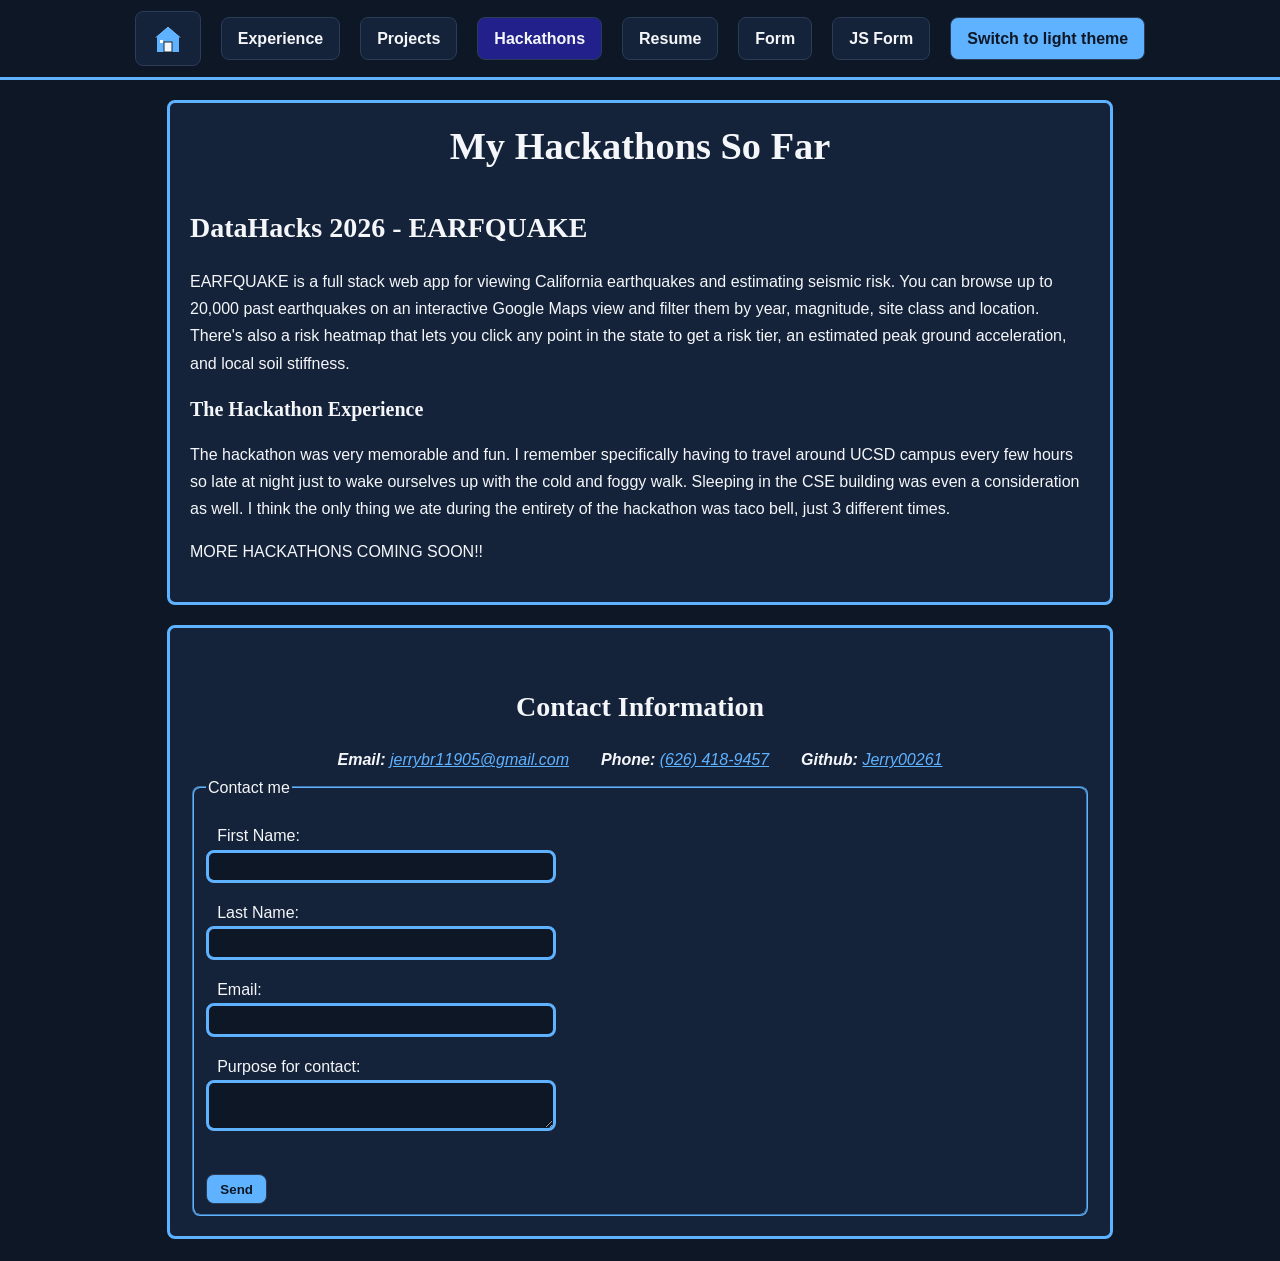
<file: hackathons.html>
<!DOCTYPE html>
<html lang="en">
<head>
    <meta charset="UTF-8">
    <meta name="viewport" content="width=device-width, initial-scale=1.0">
    <title>Hackathons - Jerry Barillas Portfolio</title>
    <link rel="stylesheet" href="portfolio.css">
    <script src="theme.js"></script>
</head>
<body>

<header>
        <nav>
            <ul>
                <li>
                    <a href="index.html">
                        <svg viewBox="0 0 32 32" width="32" height="32" fill="#1A1A1A" role="img"
                                aria-labelledby="homeTitle">
                                <title id="homeTitle">Home</title>
                                <polygon points="16, 3 2, 15 30, 15" stroke="#1A1A1A" stroke-width="1"/>
                                <rect x="5" y="14" width="22" height="15"/>
                                <rect x="12" y="19" width="8" height="10" fill="white" stroke="#1A1A1A" opacity="0.9"/>
                                <rect x="8" y="17" width="3" height="3" fill="white"/>
                        </svg>
                    </a>
                </li>
                <li>
                    <a href="experience.html">Experience</a>
                </li>
                <li>
                    <a href="projects.html">Projects</a>
                </li>
                <li>
                    <a href="hackathons.html" aria-current="page">Hackathons</a>
                </li>
                <li>
                    <a href="current-resume.html">Resume</a>
                </li>
                <li>
                    <a href="form-no-js.html">Form</a>
                </li>
                <li>
                    <a href="form-with-js.html">JS Form</a>
                </li>
                <li id="theme-control" hidden>
                    <button type="button" id="theme-toggle">Switch to light theme</button>
                </li>
            </ul>
        </nav>        
    </header>

    <main>
        <h1>My Hackathons So Far</h1>

        <section>
            <h2>DataHacks 2026 - EARFQUAKE</h2>
            
            <p>EARFQUAKE is a full stack web app for viewing California earthquakes
                and estimating seismic risk. You can browse up to 20,000 past earthquakes
                on an interactive Google Maps view and filter them by year, magnitude, site
                class and location. There's also a risk heatmap that lets you click any point 
                in the state to get a risk tier, an estimated peak ground acceleration, and 
                local soil stiffness.
            </p>


            <h3>The Hackathon Experience</h3>
            <p>
                The hackathon was very memorable and fun. I remember specifically having to travel around UCSD campus every few hours
                so late at night just to wake ourselves up with the cold and foggy walk. Sleeping in the CSE building was even a consideration
                as well. I think the only thing we ate during the entirety of the hackathon was taco bell, just 3 different times. 
            </p>

            <p>MORE HACKATHONS COMING SOON!!</p>
        </section>
    </main>

    <footer>
        <h2>Contact Information</h2>
        <address>
            <p>
                <b>Email:</b> <a href="mailto:jerrybr11905@gmail.com">jerrybr11905@gmail.com</a>
            </p>
            <p>
                <b>Phone:</b> <a href="tel:+16264189457">(626) 418-9457</a>
            </p>
            <p>
                <b>Github:</b> <a href="https://github.com/Jerry00261">Jerry00261</a>
            </p>
        </address>
        

        <form action="#" method="post">

            <fieldset>
                <legend>Contact me</legend>
                <p>
                    <label for="firstName">First Name:</label>
                    <input type="text" name="firstName" id="firstName">
                </p>

                <p>
                    <label for="lastName">Last Name:</label>
                    <input type="text" name="lastName" id="lastName">
                </p>
                <p>
                    <label for="email">Email:</label>
                    <input type="email" name="email" id="email">
                </p>

                <p>
                    <label for="message">Purpose for contact:</label>
                    <textarea id="message" name="message"></textarea>
                </p>

                <button type="submit">Send</button>
            </fieldset>
        </form>
    </footer>
    
</body>
</html>
</file>
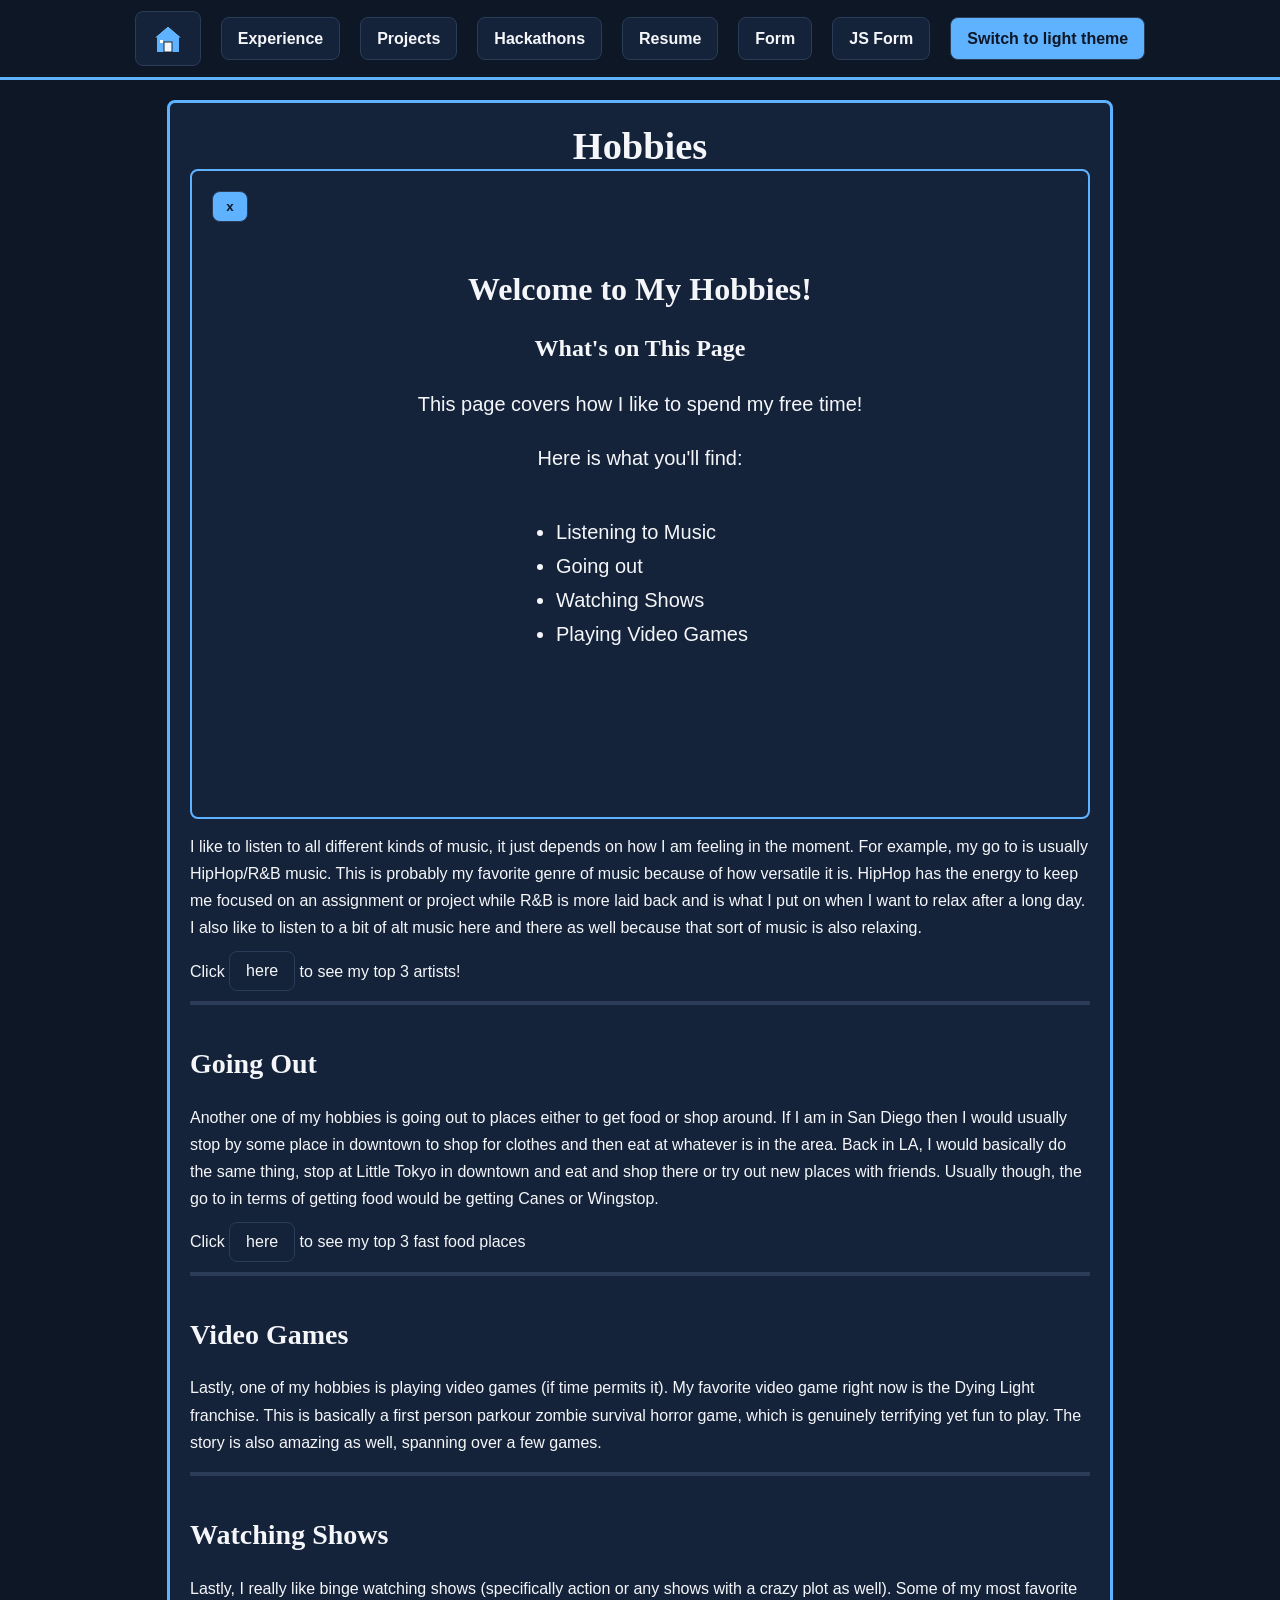
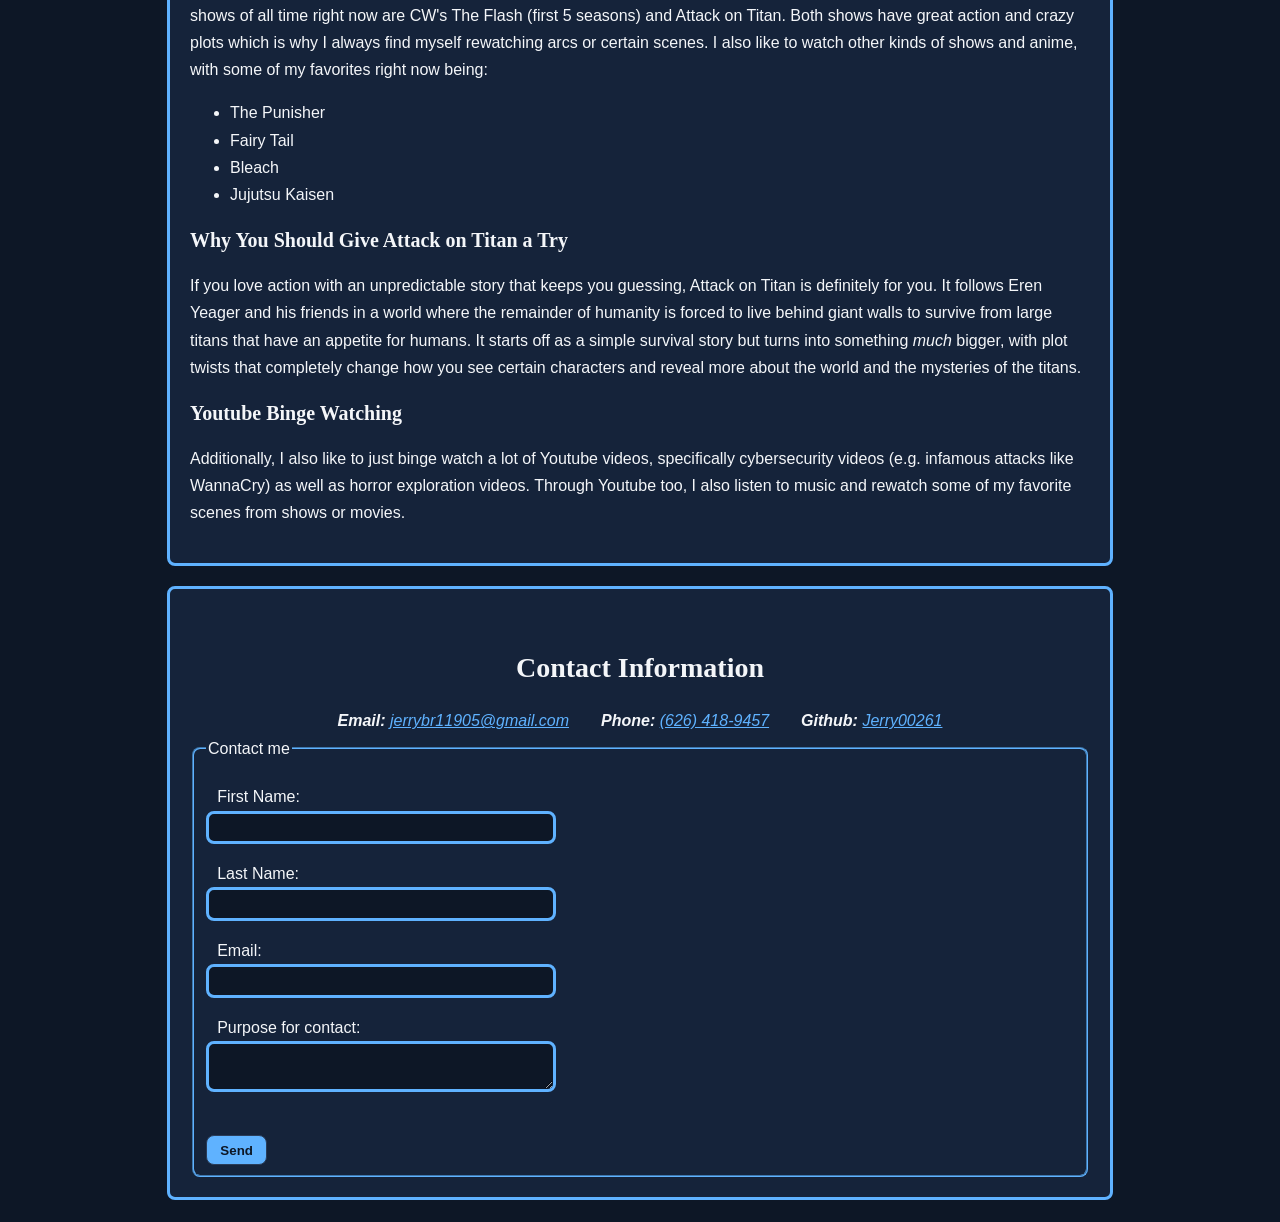
<file: Hobbies.html>
<!DOCTYPE html>
<html lang="en">
<head>
    <meta charset="UTF-8">
    <meta name="viewport" content="width=device-width, initial-scale=1.0">
    <title>Hobbies - Jerry Barillas Personal Portfolio</title>
    <link rel="stylesheet" href="portfolio.css">
    <script src="theme.js"></script>
</head>

<body>
    <header>
        <nav>
            <ul>
                <li>
                    <a href="index.html">
                        <svg viewBox="0 0 32 32" width="32" height="32" fill="#1A1A1A" role="img"
                                aria-labelledby="homeTitle">
                                <title id="homeTitle">Home</title>
                                <polygon points="16, 3 2, 15 30, 15" stroke="#1A1A1A" stroke-width="1"/>
                                <rect x="5" y="14" width="22" height="15"/>
                                <rect x="12" y="19" width="8" height="10" fill="white" stroke="#1A1A1A" opacity="0.9"/>
                                <rect x="8" y="17" width="3" height="3" fill="white"/>
                        </svg>
                    </a>
                </li>
                <li>
                    <a href="Experience.html">Experience</a>
                </li>
                <li>
                    <a href="Projects.html">Projects</a>
                </li>
                <li>
                    <a href="Hackathons.html">Hackathons</a>
                </li>
                <li>
                    <a href="Current-Resume.html">Resume</a>
                </li>
                <li>
                    <a href="form-no-js.html">Form</a>
                </li>
                <li>
                    <a href="form-with-js.html">JS Form</a>
                </li>
                <li id="theme-control" hidden>
                    <button type="button" id="theme-toggle">Switch to light theme</button>
                </li>
            </ul>
        </nav>        
    </header>

    <main>
        <h1>Hobbies</h1>

        <dialog id="hobbies-dialog" open>
            <header>
                <button type="button" commandFor="hobbies-dialog" command="close" aria-label="Close button">x</button>
                <h2>Welcome to My Hobbies!</h2>
            </header>

            <section>
                <h3>What's on This Page</h3>
                <p>
                    This page covers how I like to spend my free time!
                </p>
                <p>
                    Here is what you'll find:
                </p>
                <ul>
                    <li>Listening to Music</li>
                    <li>Going out</li>
                    <li>Watching Shows</li>
                    <li>Playing Video Games</li>
                </ul>
            </section>

           
        </dialog>
        

        <section>   
            <h2>Listening to music</h2>
            <picture>
                <source srcset="sources/Monkey.jpeg" media="(min-width: 800px)">
                <img src="sources/New_Monkey.jpeg" alt="Snow monkey wearing earphones, holding a portable music player and calmly gazing upward against a hazy blue sky">
            </picture>
            <p>
                Whether I am doing work or walking back home from my classes, I will always have my 
                earbuds in listening to music. I even like to spend part of my day sometimes just laying
                down and doing nothing but listening to music. It is something that you will almost always 
                find me doing, and not just one specific genre either.
            </p>
            <h3>Favorite Genres of Music</h3>
            <p>
                I like to listen to all different kinds of music, it just depends on how I am feeling in the moment.
                For example, my go to is usually HipHop/R&B music. This is probably my favorite genre of music because
                of how versatile it is. HipHop has the energy to keep me focused on an assignment or project while R&B is 
                more laid back and is what I put on when I want to relax after a long day. I also like to listen to a bit of
                alt music here and there as well because that sort of music is also relaxing.
            </p>

            <p>Click <a href="Top3artists.html">here</a> to see my top 3 artists!</p>
        </section>

        <section>
            <h2>Going Out</h2>
            <p>
                Another one of my hobbies is going out to places either to get food or shop around. If I am in San Diego then I
                would usually stop by some place in downtown to shop for clothes and then eat at whatever is in the area. Back in LA,
                I would basically do the same thing, stop at Little Tokyo in downtown and eat and shop there or try out new places with 
                friends. Usually though, the go to in terms of getting food would be getting Canes or Wingstop.
            </p>

            <p>Click <a href="Top3fastfood.html">here</a> to see my top 3 fast food places</p>
        </section>

        <section>
            <h2>Video Games</h2>
            <p>
                Lastly, one of my hobbies is playing video games (if time permits it). My favorite video game right now is the Dying Light
                franchise. This is basically a first person parkour zombie survival horror game, which is genuinely terrifying yet fun to play.
                The story is also amazing as well, spanning over a few games.
            </p>
        </section>

        <section>
            <h2>Watching Shows</h2>
            <p>
                Lastly, I really like binge watching shows (specifically action or any shows with a crazy plot as well). Some of my most favorite shows
                of all time right now are CW's The Flash (first 5 seasons) and Attack on Titan. Both shows have great action and crazy plots which is why
                I always find myself rewatching arcs or certain scenes. I also like to watch other kinds of shows and anime, with some of my favorites right
                now being: 
            </p>
            <ul>
                <li>The Punisher</li>
                <li>Fairy Tail</li>
                <li>Bleach</li>
                <li>Jujutsu Kaisen</li>
            </ul>

            <article>
                <h3>Why You Should Give <span title="Shingeki no Kyojin">Attack on Titan</span> a Try</h3>
                <p>
                    If you love action with an unpredictable story that keeps you guessing, Attack on Titan is definitely for you. It follows Eren Yeager and his
                    friends in a world where the remainder of humanity is forced to live behind giant walls to survive from large titans that have an appetite for humans. It starts 
                    off as a simple survival story but turns into something <em>much</em> bigger, with plot twists that completely change how you see certain 
                    characters and reveal more about the world and the mysteries of the titans.
                </p>
            </article>
            <h3>Youtube Binge Watching</h3>
            <p>
                Additionally, I also like to just binge watch a lot of Youtube videos, specifically cybersecurity videos (e.g. infamous attacks like WannaCry) as well
                as horror exploration videos. Through Youtube too, I also listen to music and rewatch some of my favorite scenes from shows or movies.
            </p>
        </section>
    </main>

    <footer>
        <h2>Contact Information</h2>
        <address>
            <p>
                <b>Email:</b> <a href="mailto:jerrybr11905@gmail.com">jerrybr11905@gmail.com</a>
            </p>
            <p>
                <b>Phone:</b> <a href="tel:+16264189457">(626) 418-9457</a>
            </p>
            <p>
                <b>Github:</b> <a href="https://github.com/Jerry00261">Jerry00261</a>
            </p>
        </address>
        

        <form action="#" method="post">

            <fieldset>
                <legend>Contact me</legend>
                <p>
                    <label for="firstName">First Name:</label>
                    <input type="text" name="firstName" id="firstName">
                </p>

                <p>
                    <label for="lastName">Last Name:</label>
                    <input type="text" name="lastName" id="lastName">
                </p>
                <p>
                    <label for="email">Email:</label>
                    <input type="email" name="email" id="email">
                </p>

                <p>
                    <label for="message">Purpose for contact:</label>
                    <textarea id="message" name="message"></textarea>
                </p>

                <button type="submit">Send</button>

            </fieldset>
        </form>
    </footer>

</body>
</html>
</file>
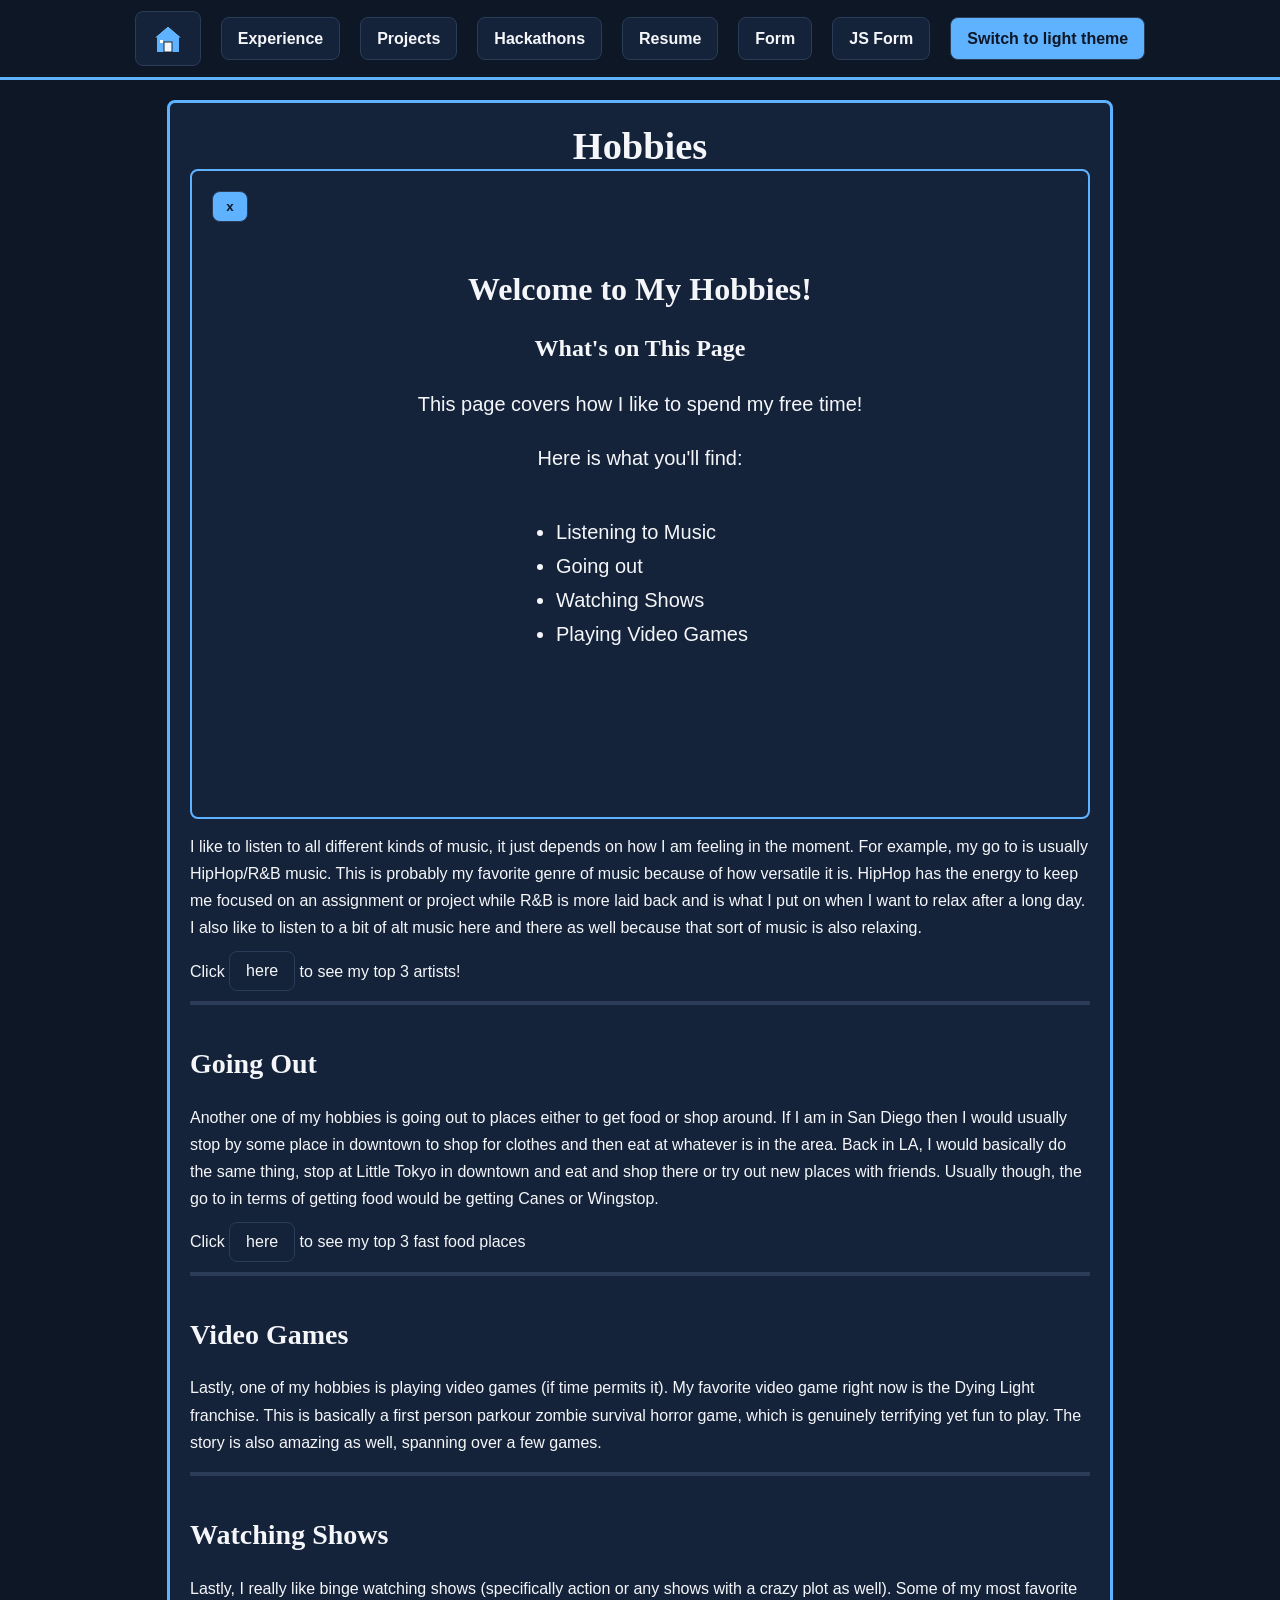
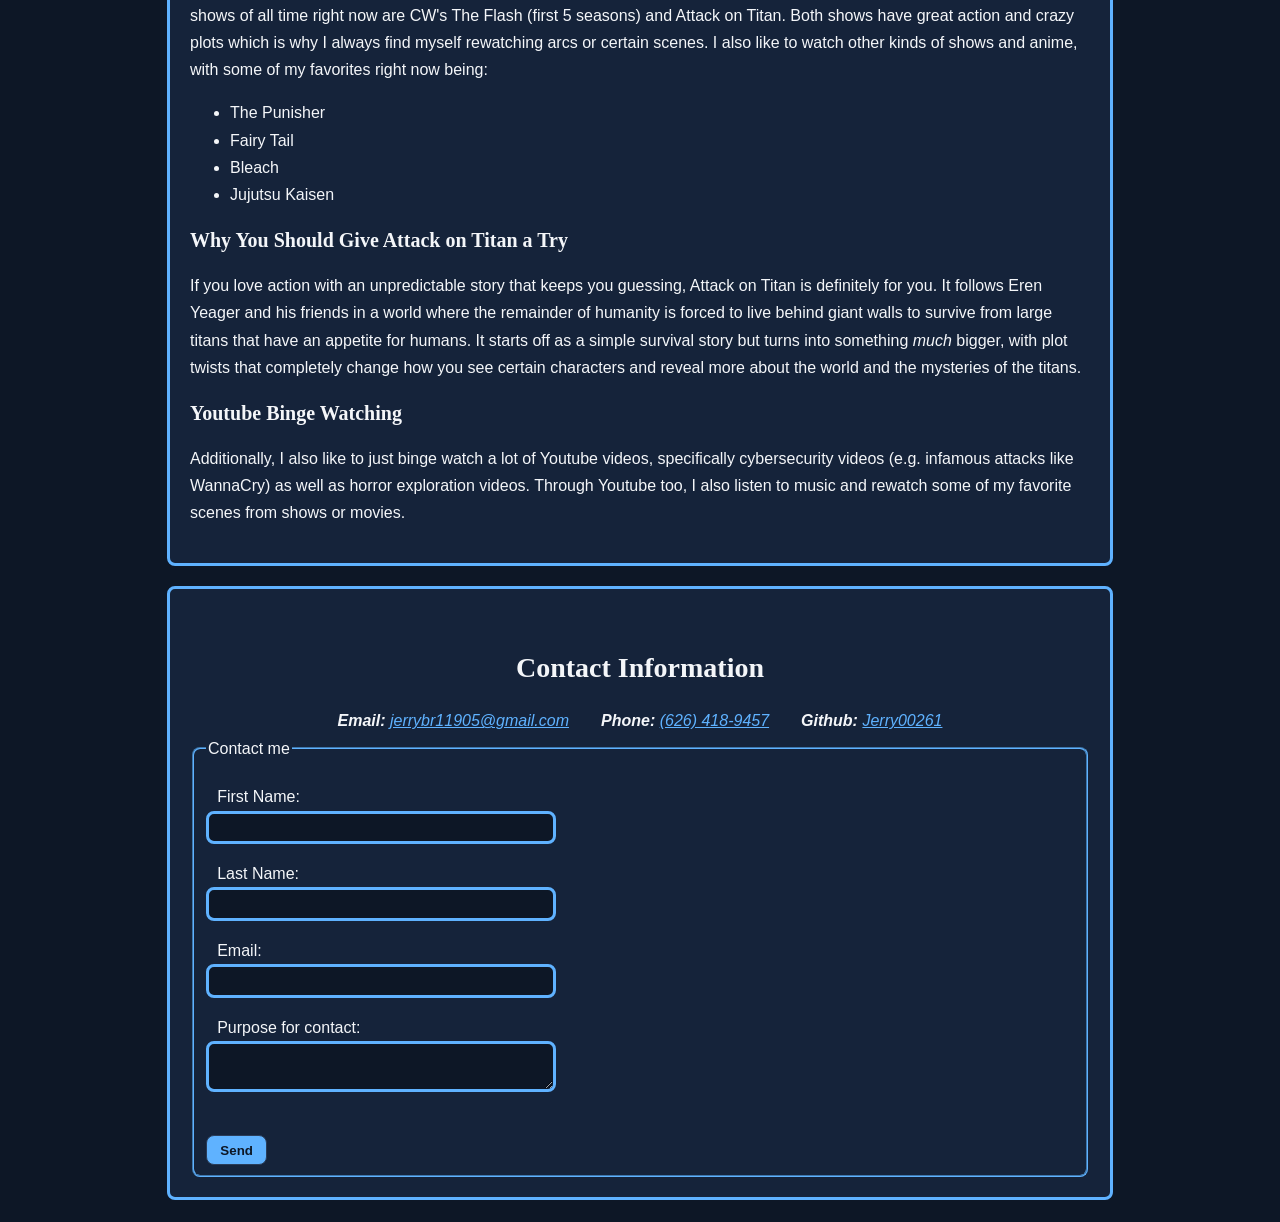
<file: hobbies.html>
<!DOCTYPE html>
<html lang="en">
<head>
    <meta charset="UTF-8">
    <meta name="viewport" content="width=device-width, initial-scale=1.0">
    <title>Hobbies - Jerry Barillas Personal Portfolio</title>
    <link rel="stylesheet" href="portfolio.css">
    <script src="theme.js"></script>
</head>

<body>
    <header>
        <nav>
            <ul>
                <li>
                    <a href="index.html">
                        <svg viewBox="0 0 32 32" width="32" height="32" fill="#1A1A1A" role="img"
                                aria-labelledby="homeTitle">
                                <title id="homeTitle">Home</title>
                                <polygon points="16, 3 2, 15 30, 15" stroke="#1A1A1A" stroke-width="1"/>
                                <rect x="5" y="14" width="22" height="15"/>
                                <rect x="12" y="19" width="8" height="10" fill="white" stroke="#1A1A1A" opacity="0.9"/>
                                <rect x="8" y="17" width="3" height="3" fill="white"/>
                        </svg>
                    </a>
                </li>
                <li>
                    <a href="experience.html">Experience</a>
                </li>
                <li>
                    <a href="projects.html">Projects</a>
                </li>
                <li>
                    <a href="hackathons.html">Hackathons</a>
                </li>
                <li>
                    <a href="current-resume.html">Resume</a>
                </li>
                <li>
                    <a href="form-no-js.html">Form</a>
                </li>
                <li>
                    <a href="form-with-js.html">JS Form</a>
                </li>
                <li id="theme-control" hidden>
                    <button type="button" id="theme-toggle">Switch to light theme</button>
                </li>
            </ul>
        </nav>        
    </header>

    <main>
        <h1>Hobbies</h1>

        <dialog id="hobbies-dialog" open>
            <header>
                <button type="button" commandFor="hobbies-dialog" command="close" aria-label="Close button">x</button>
                <h2>Welcome to My Hobbies!</h2>
            </header>

            <section>
                <h3>What's on This Page</h3>
                <p>
                    This page covers how I like to spend my free time!
                </p>
                <p>
                    Here is what you'll find:
                </p>
                <ul>
                    <li>Listening to Music</li>
                    <li>Going out</li>
                    <li>Watching Shows</li>
                    <li>Playing Video Games</li>
                </ul>
            </section>

           
        </dialog>
        

        <section>   
            <h2>Listening to music</h2>
            <picture>
                <source srcset="sources/monkey.jpeg" media="(min-width: 800px)">
                <img src="sources/new_monkey.jpeg" alt="Snow monkey wearing earphones, holding a portable music player and calmly gazing upward against a hazy blue sky">
            </picture>
            <p>
                Whether I am doing work or walking back home from my classes, I will always have my 
                earbuds in listening to music. I even like to spend part of my day sometimes just laying
                down and doing nothing but listening to music. It is something that you will almost always 
                find me doing, and not just one specific genre either.
            </p>
            <h3>Favorite Genres of Music</h3>
            <p>
                I like to listen to all different kinds of music, it just depends on how I am feeling in the moment.
                For example, my go to is usually HipHop/R&B music. This is probably my favorite genre of music because
                of how versatile it is. HipHop has the energy to keep me focused on an assignment or project while R&B is 
                more laid back and is what I put on when I want to relax after a long day. I also like to listen to a bit of
                alt music here and there as well because that sort of music is also relaxing.
            </p>

            <p>Click <a href="top3artists.html">here</a> to see my top 3 artists!</p>
        </section>

        <section>
            <h2>Going Out</h2>
            <p>
                Another one of my hobbies is going out to places either to get food or shop around. If I am in San Diego then I
                would usually stop by some place in downtown to shop for clothes and then eat at whatever is in the area. Back in LA,
                I would basically do the same thing, stop at Little Tokyo in downtown and eat and shop there or try out new places with 
                friends. Usually though, the go to in terms of getting food would be getting Canes or Wingstop.
            </p>

            <p>Click <a href="top3fastfood.html">here</a> to see my top 3 fast food places</p>
        </section>

        <section>
            <h2>Video Games</h2>
            <p>
                Lastly, one of my hobbies is playing video games (if time permits it). My favorite video game right now is the Dying Light
                franchise. This is basically a first person parkour zombie survival horror game, which is genuinely terrifying yet fun to play.
                The story is also amazing as well, spanning over a few games.
            </p>
        </section>

        <section>
            <h2>Watching Shows</h2>
            <p>
                Lastly, I really like binge watching shows (specifically action or any shows with a crazy plot as well). Some of my most favorite shows
                of all time right now are CW's The Flash (first 5 seasons) and Attack on Titan. Both shows have great action and crazy plots which is why
                I always find myself rewatching arcs or certain scenes. I also like to watch other kinds of shows and anime, with some of my favorites right
                now being: 
            </p>
            <ul>
                <li>The Punisher</li>
                <li>Fairy Tail</li>
                <li>Bleach</li>
                <li>Jujutsu Kaisen</li>
            </ul>

            <article>
                <h3>Why You Should Give <span title="Shingeki no Kyojin">Attack on Titan</span> a Try</h3>
                <p>
                    If you love action with an unpredictable story that keeps you guessing, Attack on Titan is definitely for you. It follows Eren Yeager and his
                    friends in a world where the remainder of humanity is forced to live behind giant walls to survive from large titans that have an appetite for humans. It starts 
                    off as a simple survival story but turns into something <em>much</em> bigger, with plot twists that completely change how you see certain 
                    characters and reveal more about the world and the mysteries of the titans.
                </p>
            </article>
            <h3>Youtube Binge Watching</h3>
            <p>
                Additionally, I also like to just binge watch a lot of Youtube videos, specifically cybersecurity videos (e.g. infamous attacks like WannaCry) as well
                as horror exploration videos. Through Youtube too, I also listen to music and rewatch some of my favorite scenes from shows or movies.
            </p>
        </section>
    </main>

    <footer>
        <h2>Contact Information</h2>
        <address>
            <p>
                <b>Email:</b> <a href="mailto:jerrybr11905@gmail.com">jerrybr11905@gmail.com</a>
            </p>
            <p>
                <b>Phone:</b> <a href="tel:+16264189457">(626) 418-9457</a>
            </p>
            <p>
                <b>Github:</b> <a href="https://github.com/Jerry00261">Jerry00261</a>
            </p>
        </address>
        

        <form action="#" method="post">

            <fieldset>
                <legend>Contact me</legend>
                <p>
                    <label for="firstName">First Name:</label>
                    <input type="text" name="firstName" id="firstName">
                </p>

                <p>
                    <label for="lastName">Last Name:</label>
                    <input type="text" name="lastName" id="lastName">
                </p>
                <p>
                    <label for="email">Email:</label>
                    <input type="email" name="email" id="email">
                </p>

                <p>
                    <label for="message">Purpose for contact:</label>
                    <textarea id="message" name="message"></textarea>
                </p>

                <button type="submit">Send</button>

            </fieldset>
        </form>
    </footer>

</body>
</html>
</file>
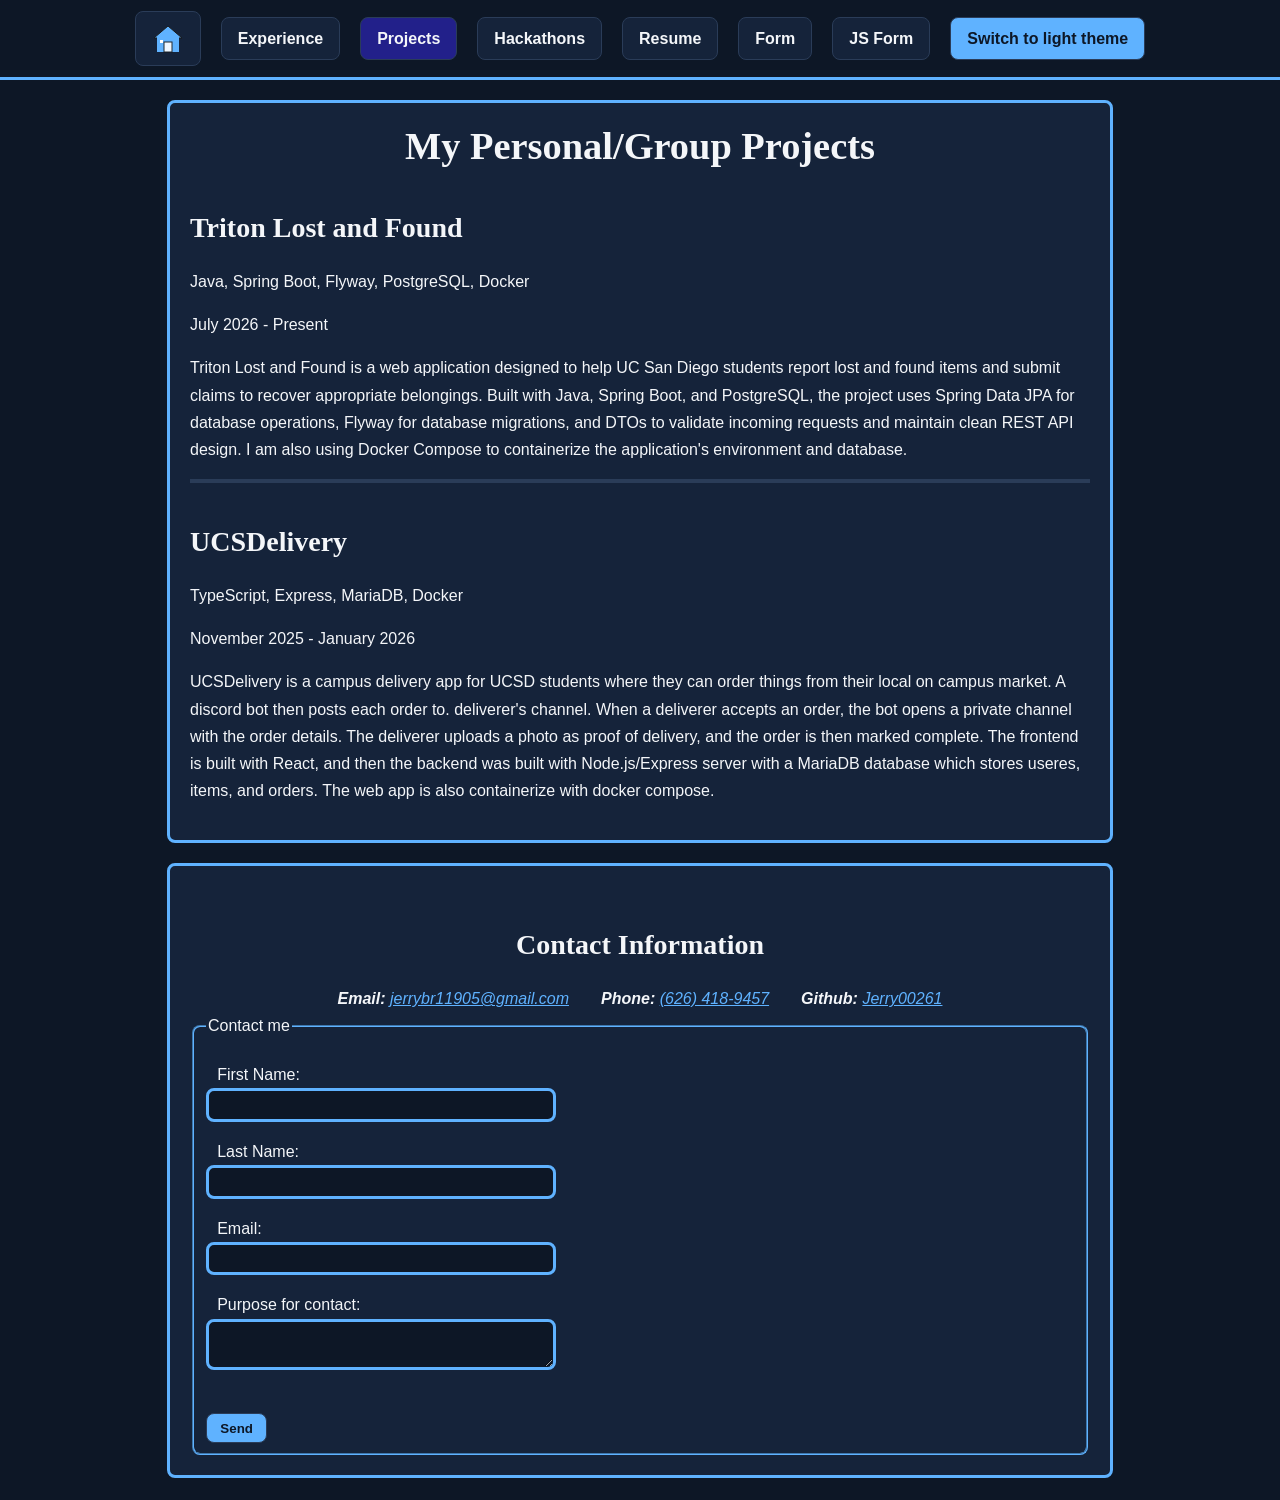
<file: Projects.html>
<!DOCTYPE html>
<html lang="en">
<head>
    <meta charset="UTF-8">
    <meta name="viewport" content="width=device-width, initial-scale=1.0">
    <title>Projects - Jerry Barillas Portfolio</title>
    <link rel="stylesheet" href="portfolio.css">
    <script src="theme.js"></script>
</head>

<body>
    <header>
        <nav>
            <ul>
                <li>
                    <a href="index.html">
                        <svg viewBox="0 0 32 32" width="32" height="32" fill="#1A1A1A" role="img"
                                aria-labelledby="homeTitle">
                                <title id="homeTitle">Home</title>
                                <polygon points="16, 3 2, 15 30, 15" stroke="#1A1A1A" stroke-width="1"/>
                                <rect x="5" y="14" width="22" height="15"/>
                                <rect x="12" y="19" width="8" height="10" fill="white" stroke="#1A1A1A" opacity="0.9"/>
                                <rect x="8" y="17" width="3" height="3" fill="white"/>
                        </svg>
                    </a>
                </li>
                <li>
                    <a href="Experience.html">Experience</a>
                </li>
                <li>
                    <a href="Projects.html" aria-current="page">Projects</a>
                </li>
                <li>
                    <a href="Hackathons.html">Hackathons</a>
                </li>
                <li>
                    <a href="Current-Resume.html">Resume</a>
                </li>
                <li>
                    <a href="form-no-js.html">Form</a>
                </li>
                <li>
                    <a href="form-with-js.html">JS Form</a>
                </li>
                <li id="theme-control" hidden>
                    <button type="button" id="theme-toggle">Switch to light theme</button>
                </li>
            </ul>
        </nav>        
    </header>

    <main>
        <h1>My Personal/Group Projects</h1>

        <section>
            <h2>Triton Lost and Found</h2>
            <p>Java, Spring Boot, Flyway, PostgreSQL, Docker</p>
            <p>July 2026 - Present</p>
            <p>
                Triton Lost and Found is a web application designed to help UC San Diego 
                students report lost and found items and submit claims to recover appropriate belongings.
                Built with Java, Spring Boot, and PostgreSQL, the project uses Spring Data JPA
                for database operations, Flyway for database migrations, and DTOs to validate 
                incoming requests and maintain clean REST API design. I am also using Docker Compose 
                to containerize the application's environment and database. 
            </p>
        </section>

        <section>
            <h2>UCSDelivery</h2>
            <p>TypeScript, Express, MariaDB, Docker</p>
            <p>November 2025 - January 2026</p>
            <p>
                UCSDelivery is a campus delivery app for UCSD students where they can order
                things from their local on campus market. A discord bot then posts each order 
                to. deliverer's channel. When a deliverer accepts an order, the bot opens a 
                private channel with the order details. The deliverer uploads a photo as proof
                of delivery, and the order is then marked complete. The frontend is built with React,
                and then the backend was built with Node.js/Express server with a MariaDB database
                which stores useres, items, and orders. The web app is also containerize with docker compose.
            </p>
        </section>

    </main>

    <footer>
        <h2>Contact Information</h2>
        <address>
            <p>
                <b>Email:</b> <a href="mailto:jerrybr11905@gmail.com">jerrybr11905@gmail.com</a>
            </p>
            <p>
                <b>Phone:</b> <a href="tel:+16264189457">(626) 418-9457</a>
            </p>
            <p>
                <b>Github:</b> <a href="https://github.com/Jerry00261">Jerry00261</a>
            </p>
        </address>
        

        <form action="#" method="post">

            <fieldset>
                <legend>Contact me</legend>
                <p>
                    <label for="firstName">First Name:</label>
                    <input type="text" name="firstName" id="firstName">
                </p>

                <p>
                    <label for="lastName">Last Name:</label>
                    <input type="text" name="lastName" id="lastName">
                </p>
                <p>
                    <label for="email">Email:</label> 
                    <input type="email" name="email" id="email">
                </p>

                <p>
                    <label for="message">Purpose for contact:</label>
                    <textarea id="message" name="message"></textarea>
                </p>
                <button type="submit">Send</button>
            </fieldset>
        </form>
    </footer>
</body>
</html>
</file>
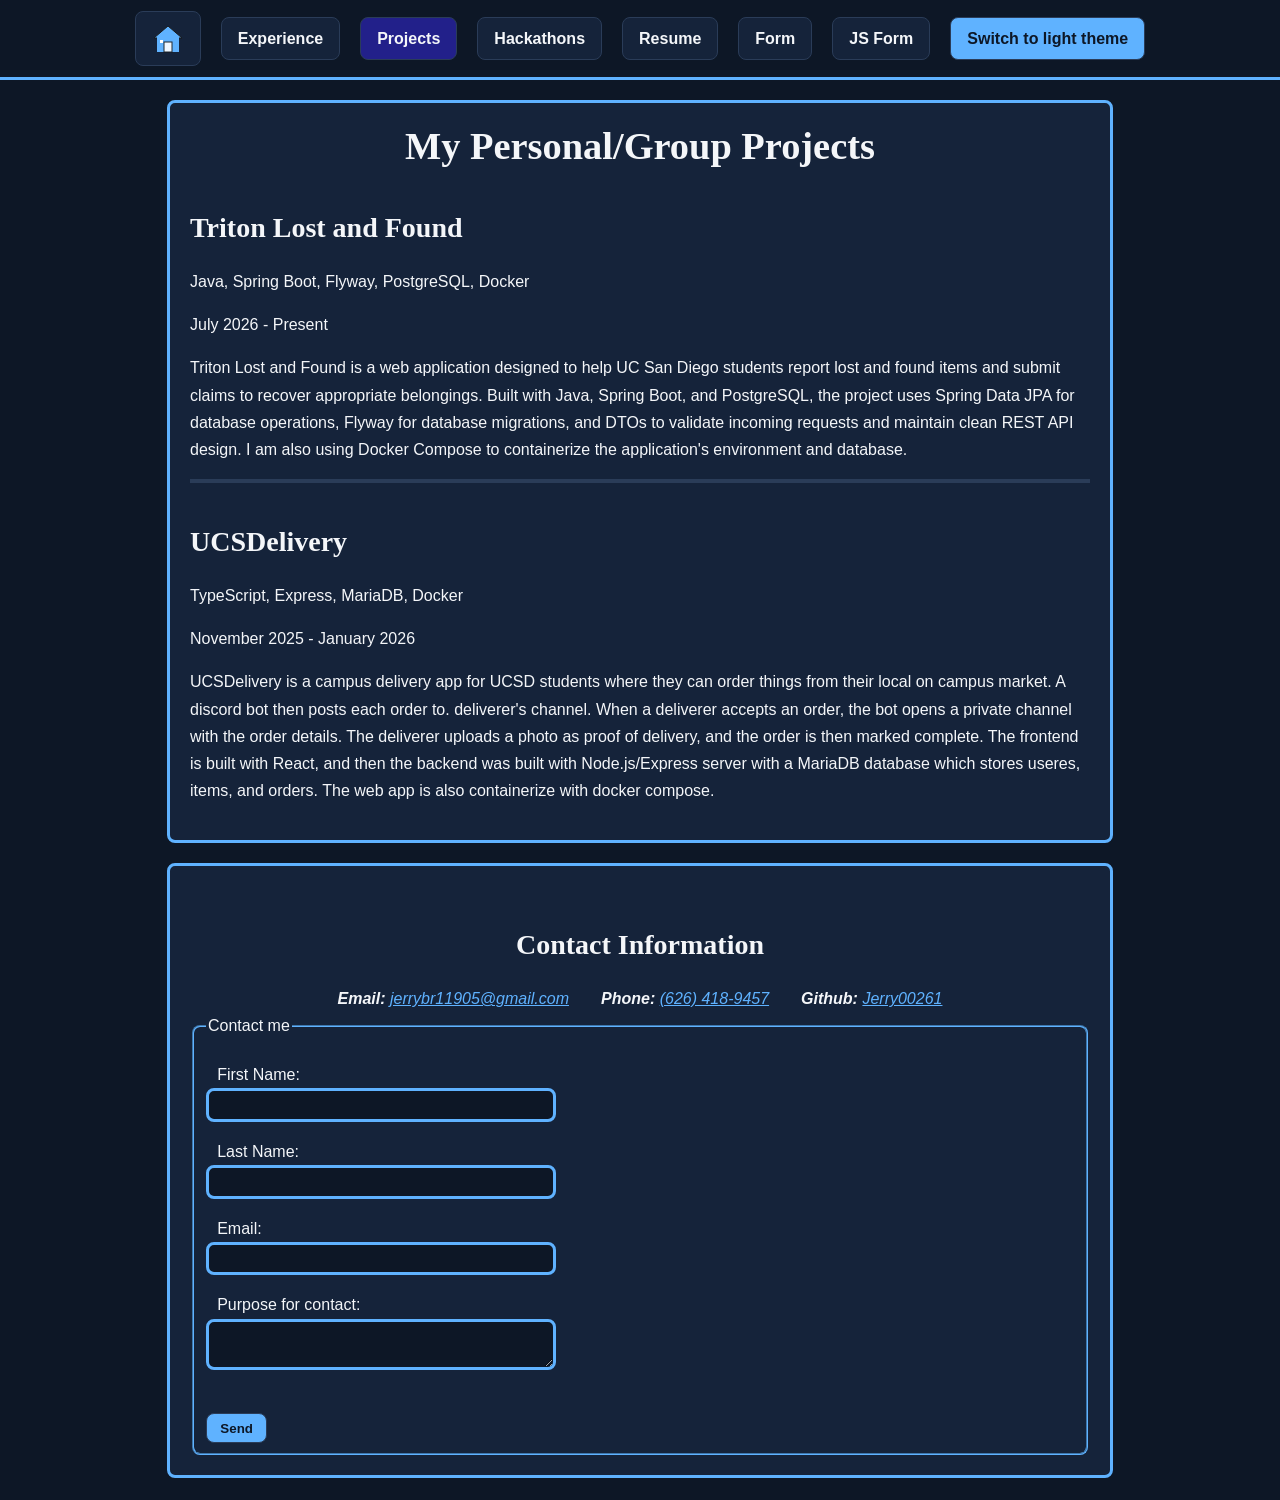
<file: projects.html>
<!DOCTYPE html>
<html lang="en">
<head>
    <meta charset="UTF-8">
    <meta name="viewport" content="width=device-width, initial-scale=1.0">
    <title>Projects - Jerry Barillas Portfolio</title>
    <link rel="stylesheet" href="portfolio.css">
    <script src="theme.js"></script>
</head>

<body>
    <header>
        <nav>
            <ul>
                <li>
                    <a href="index.html">
                        <svg viewBox="0 0 32 32" width="32" height="32" fill="#1A1A1A" role="img"
                                aria-labelledby="homeTitle">
                                <title id="homeTitle">Home</title>
                                <polygon points="16, 3 2, 15 30, 15" stroke="#1A1A1A" stroke-width="1"/>
                                <rect x="5" y="14" width="22" height="15"/>
                                <rect x="12" y="19" width="8" height="10" fill="white" stroke="#1A1A1A" opacity="0.9"/>
                                <rect x="8" y="17" width="3" height="3" fill="white"/>
                        </svg>
                    </a>
                </li>
                <li>
                    <a href="experience.html">Experience</a>
                </li>
                <li>
                    <a href="projects.html" aria-current="page">Projects</a>
                </li>
                <li>
                    <a href="hackathons.html">Hackathons</a>
                </li>
                <li>
                    <a href="current-resume.html">Resume</a>
                </li>
                <li>
                    <a href="form-no-js.html">Form</a>
                </li>
                <li>
                    <a href="form-with-js.html">JS Form</a>
                </li>
                <li id="theme-control" hidden>
                    <button type="button" id="theme-toggle">Switch to light theme</button>
                </li>
            </ul>
        </nav>        
    </header>

    <main>
        <h1>My Personal/Group Projects</h1>

        <section>
            <h2>Triton Lost and Found</h2>
            <p>Java, Spring Boot, Flyway, PostgreSQL, Docker</p>
            <p>July 2026 - Present</p>
            <p>
                Triton Lost and Found is a web application designed to help UC San Diego 
                students report lost and found items and submit claims to recover appropriate belongings.
                Built with Java, Spring Boot, and PostgreSQL, the project uses Spring Data JPA
                for database operations, Flyway for database migrations, and DTOs to validate 
                incoming requests and maintain clean REST API design. I am also using Docker Compose 
                to containerize the application's environment and database. 
            </p>
        </section>

        <section>
            <h2>UCSDelivery</h2>
            <p>TypeScript, Express, MariaDB, Docker</p>
            <p>November 2025 - January 2026</p>
            <p>
                UCSDelivery is a campus delivery app for UCSD students where they can order
                things from their local on campus market. A discord bot then posts each order 
                to. deliverer's channel. When a deliverer accepts an order, the bot opens a 
                private channel with the order details. The deliverer uploads a photo as proof
                of delivery, and the order is then marked complete. The frontend is built with React,
                and then the backend was built with Node.js/Express server with a MariaDB database
                which stores useres, items, and orders. The web app is also containerize with docker compose.
            </p>
        </section>

    </main>

    <footer>
        <h2>Contact Information</h2>
        <address>
            <p>
                <b>Email:</b> <a href="mailto:jerrybr11905@gmail.com">jerrybr11905@gmail.com</a>
            </p>
            <p>
                <b>Phone:</b> <a href="tel:+16264189457">(626) 418-9457</a>
            </p>
            <p>
                <b>Github:</b> <a href="https://github.com/Jerry00261">Jerry00261</a>
            </p>
        </address>
        

        <form action="#" method="post">

            <fieldset>
                <legend>Contact me</legend>
                <p>
                    <label for="firstName">First Name:</label>
                    <input type="text" name="firstName" id="firstName">
                </p>

                <p>
                    <label for="lastName">Last Name:</label>
                    <input type="text" name="lastName" id="lastName">
                </p>
                <p>
                    <label for="email">Email:</label> 
                    <input type="email" name="email" id="email">
                </p>

                <p>
                    <label for="message">Purpose for contact:</label>
                    <textarea id="message" name="message"></textarea>
                </p>
                <button type="submit">Send</button>
            </fieldset>
        </form>
    </footer>
</body>
</html>
</file>
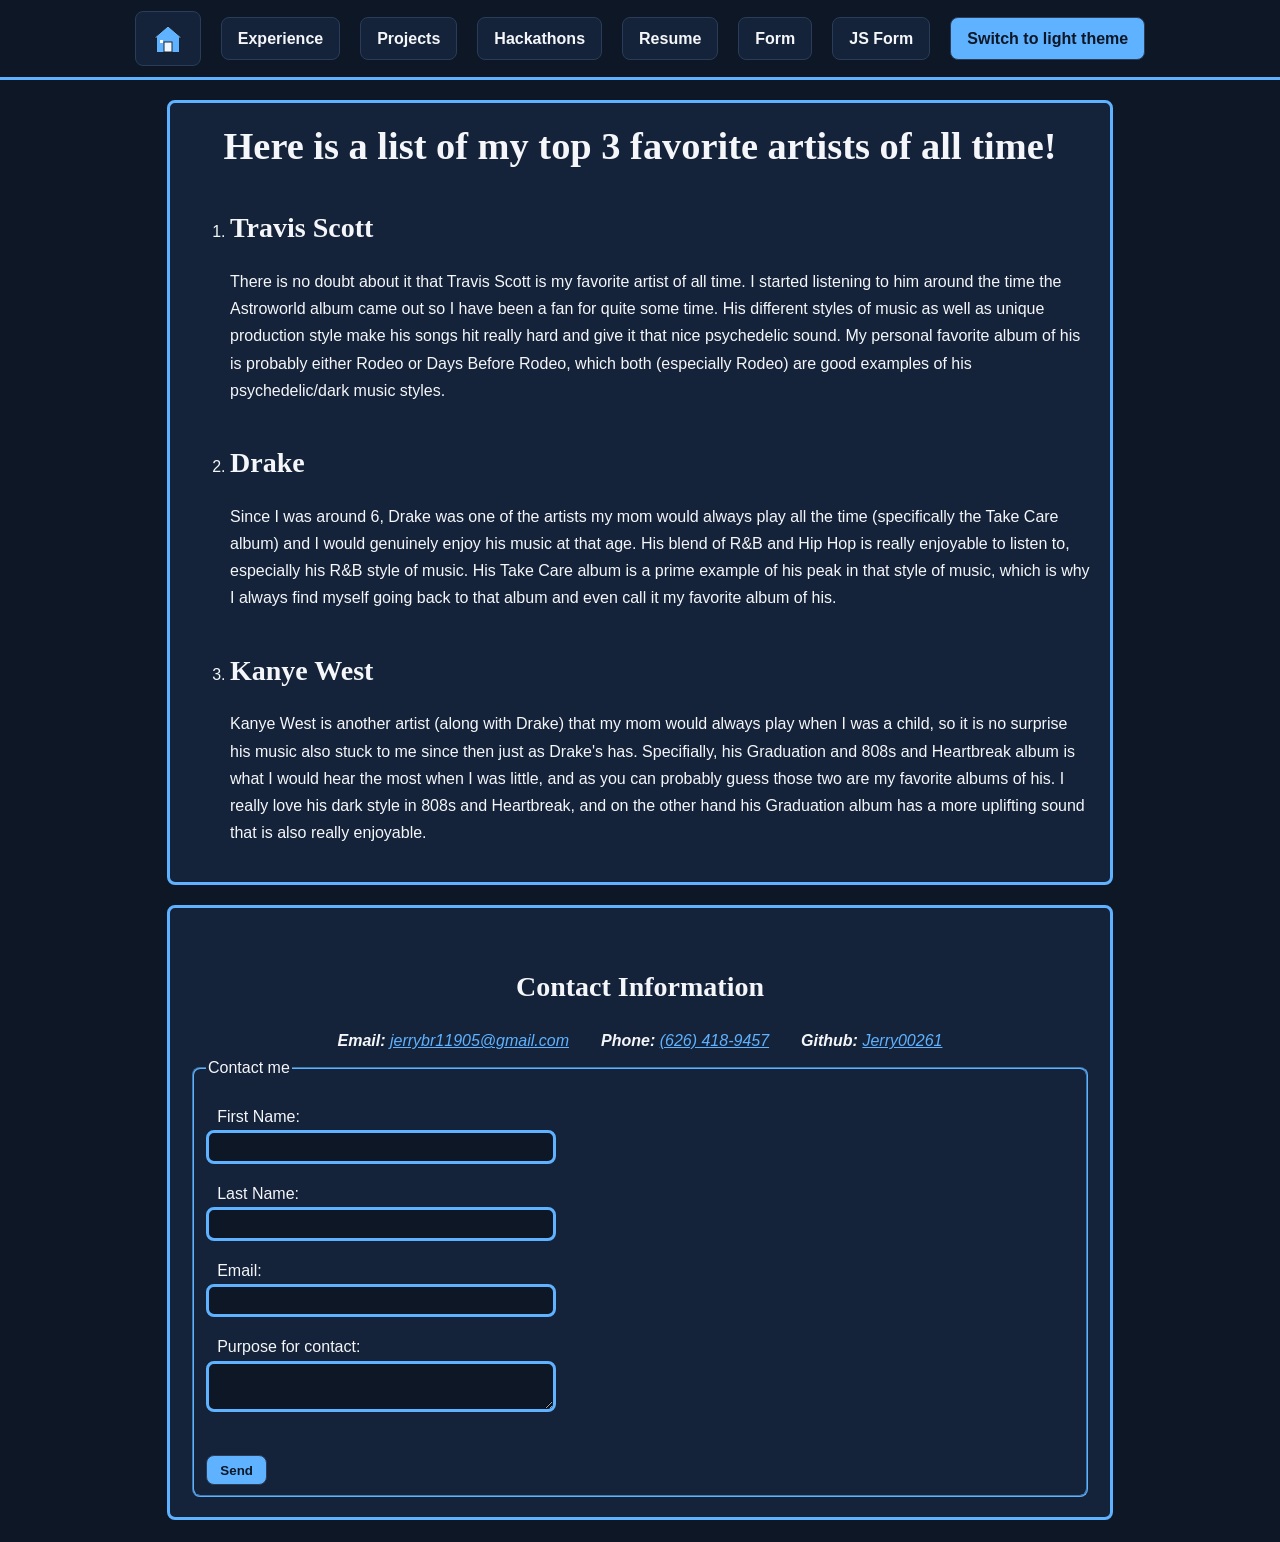
<file: Top3artists.html>
<!DOCTYPE html>
<html lang="en">
<head>
    <meta charset="UTF-8">
    <meta name="viewport" content="width=device-width, initial-scale=1.0">
    <title>Top 3 Artists - Jerry Barillas Personal Portfolio</title>
      <link rel="stylesheet" href="portfolio.css">
      <script src="theme.js"></script>
</head>
<body>
    <header>
        <nav>
            <ul>
                <li>
                    <a href="index.html">
                        <svg viewBox="0 0 32 32" width="32" height="32" fill="#1A1A1A" role="img"
                                aria-labelledby="homeTitle">
                                <title id="homeTitle">Home</title>
                                <polygon points="16, 3 2, 15 30, 15" stroke="#1A1A1A" stroke-width="1"/>
                                <rect x="5" y="14" width="22" height="15"/>
                                <rect x="12" y="19" width="8" height="10" fill="white" stroke="#1A1A1A" opacity="0.9"/>
                                <rect x="8" y="17" width="3" height="3" fill="white"/>
                        </svg>
                    </a>
                </li>
                <li>
                    <a href="Experience.html">Experience</a>
                </li>
                <li>
                    <a href="Projects.html">Projects</a>
                </li>
                <li>
                    <a href="Hackathons.html">Hackathons</a>
                </li>
                <li>
                    <a href="Current-Resume.html">Resume</a>
                </li>
                <li>
                    <a href="form-no-js.html">Form</a>
                </li>
                <li>
                    <a href="form-with-js.html">JS Form</a>
                </li>
                <li id="theme-control" hidden>
                    <button type="button" id="theme-toggle">Switch to light theme</button>
                </li>
            </ul>
        </nav>        
    </header>

    <main>
        <h1>Here is a list of my top 3 favorite artists of all time! </h1>

        <section>
            <ol>
                <li>
                    <h2>Travis Scott</h2>
                    <p>
                        There is no doubt about it that Travis Scott is my favorite artist of all time.
                        I started listening to him around the time the Astroworld album came out so I 
                        have been a fan for quite some time. His different styles of music as well as 
                        unique production style make his songs hit really hard and give it that nice 
                        psychedelic sound. My personal favorite album of his is probably either Rodeo or
                        Days Before Rodeo, which both (especially Rodeo) are good examples of his psychedelic/dark
                        music styles.
                    </p>
                </li>


                <li>
                    <h2>Drake</h2>
                    <p>
                        Since I was around 6, Drake was one of the artists my mom would always play all the time (specifically
                        the Take Care album) and I would genuinely enjoy his music at that age. His blend of R&B and Hip Hop is
                        really enjoyable to listen to, especially his R&B style of music. His Take Care album is a prime example 
                        of his peak in that style of music, which is why I always find myself going back to that album and even
                        call it my favorite album of his.
                    </p>
                </li>

                <li>
                    <h2>Kanye West</h2>
                    <p>
                        Kanye West is another artist (along with Drake) that my mom would always play when I was a child, so it is
                        no surprise his music also stuck to me since then just as Drake's has. Specifially, his Graduation and 808s 
                        and Heartbreak album is what I would hear the most when I was little, and as you can probably guess those two 
                        are my favorite albums of his. I really love his dark style in 808s and Heartbreak, and on the other hand his 
                        Graduation album has a more uplifting sound that is also really enjoyable. 
                    </p>
                </li>

            </ol>
        </section>
    </main>

    <footer>
        <h2>Contact Information</h2>
        <address>
            <p>
                <b>Email:</b> <a href="mailto:jerrybr11905@gmail.com">jerrybr11905@gmail.com</a>
            </p>
            <p>
                <b>Phone:</b> <a href="tel:+16264189457">(626) 418-9457</a>
            </p>
            <p>
                <b>Github:</b> <a href="https://github.com/Jerry00261">Jerry00261</a>
            </p>
        </address>
        

        <form action="#" method="post">

            <fieldset>
                <legend>Contact me</legend>
                <p>
                    <label for="firstName">First Name:</label>
                    <input type="text" name="firstName" id="firstName">
                </p>

                <p>
                    <label for="lastName">Last Name:</label>
                    <input type="text" name="lastName" id="lastName">
                </p>
                <p>
                    <label for="email">Email:</label>
                    <input type="email" name="email" id="email">
                </p>

                <p>
                    <label for="message">Purpose for contact:</label>
                    <textarea id="message" name="message"></textarea>
                </p>
                <button type="submit">Send</button>
            </fieldset>
        </form>
    </footer>
    
</body>

</html>
</file>
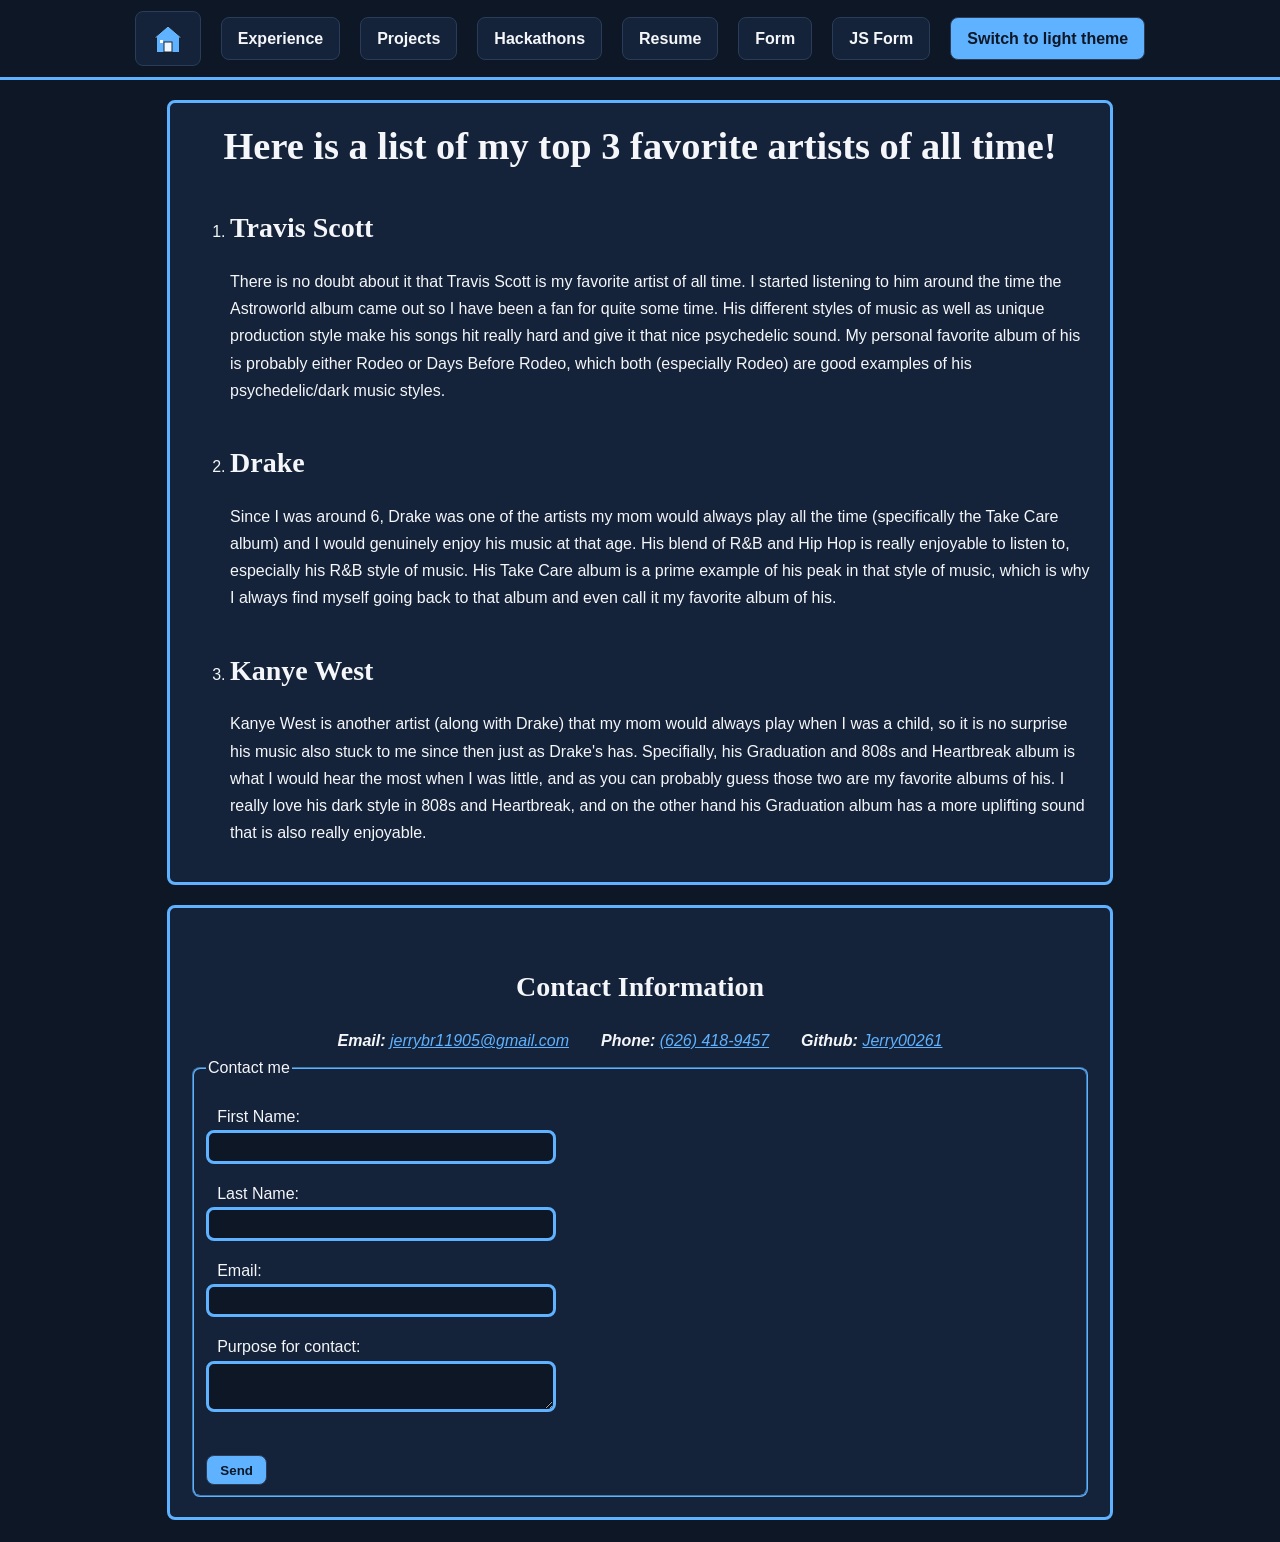
<file: top3artists.html>
<!DOCTYPE html>
<html lang="en">
<head>
    <meta charset="UTF-8">
    <meta name="viewport" content="width=device-width, initial-scale=1.0">
    <title>Top 3 Artists - Jerry Barillas Personal Portfolio</title>
      <link rel="stylesheet" href="portfolio.css">
      <script src="theme.js"></script>
</head>
<body>
    <header>
        <nav>
            <ul>
                <li>
                    <a href="index.html">
                        <svg viewBox="0 0 32 32" width="32" height="32" fill="#1A1A1A" role="img"
                                aria-labelledby="homeTitle">
                                <title id="homeTitle">Home</title>
                                <polygon points="16, 3 2, 15 30, 15" stroke="#1A1A1A" stroke-width="1"/>
                                <rect x="5" y="14" width="22" height="15"/>
                                <rect x="12" y="19" width="8" height="10" fill="white" stroke="#1A1A1A" opacity="0.9"/>
                                <rect x="8" y="17" width="3" height="3" fill="white"/>
                        </svg>
                    </a>
                </li>
                <li>
                    <a href="experience.html">Experience</a>
                </li>
                <li>
                    <a href="projects.html">Projects</a>
                </li>
                <li>
                    <a href="hackathons.html">Hackathons</a>
                </li>
                <li>
                    <a href="current-resume.html">Resume</a>
                </li>
                <li>
                    <a href="form-no-js.html">Form</a>
                </li>
                <li>
                    <a href="form-with-js.html">JS Form</a>
                </li>
                <li id="theme-control" hidden>
                    <button type="button" id="theme-toggle">Switch to light theme</button>
                </li>
            </ul>
        </nav>        
    </header>

    <main>
        <h1>Here is a list of my top 3 favorite artists of all time! </h1>

        <section>
            <ol>
                <li>
                    <h2>Travis Scott</h2>
                    <p>
                        There is no doubt about it that Travis Scott is my favorite artist of all time.
                        I started listening to him around the time the Astroworld album came out so I 
                        have been a fan for quite some time. His different styles of music as well as 
                        unique production style make his songs hit really hard and give it that nice 
                        psychedelic sound. My personal favorite album of his is probably either Rodeo or
                        Days Before Rodeo, which both (especially Rodeo) are good examples of his psychedelic/dark
                        music styles.
                    </p>
                </li>


                <li>
                    <h2>Drake</h2>
                    <p>
                        Since I was around 6, Drake was one of the artists my mom would always play all the time (specifically
                        the Take Care album) and I would genuinely enjoy his music at that age. His blend of R&B and Hip Hop is
                        really enjoyable to listen to, especially his R&B style of music. His Take Care album is a prime example 
                        of his peak in that style of music, which is why I always find myself going back to that album and even
                        call it my favorite album of his.
                    </p>
                </li>

                <li>
                    <h2>Kanye West</h2>
                    <p>
                        Kanye West is another artist (along with Drake) that my mom would always play when I was a child, so it is
                        no surprise his music also stuck to me since then just as Drake's has. Specifially, his Graduation and 808s 
                        and Heartbreak album is what I would hear the most when I was little, and as you can probably guess those two 
                        are my favorite albums of his. I really love his dark style in 808s and Heartbreak, and on the other hand his 
                        Graduation album has a more uplifting sound that is also really enjoyable. 
                    </p>
                </li>

            </ol>
        </section>
    </main>

    <footer>
        <h2>Contact Information</h2>
        <address>
            <p>
                <b>Email:</b> <a href="mailto:jerrybr11905@gmail.com">jerrybr11905@gmail.com</a>
            </p>
            <p>
                <b>Phone:</b> <a href="tel:+16264189457">(626) 418-9457</a>
            </p>
            <p>
                <b>Github:</b> <a href="https://github.com/Jerry00261">Jerry00261</a>
            </p>
        </address>
        

        <form action="#" method="post">

            <fieldset>
                <legend>Contact me</legend>
                <p>
                    <label for="firstName">First Name:</label>
                    <input type="text" name="firstName" id="firstName">
                </p>

                <p>
                    <label for="lastName">Last Name:</label>
                    <input type="text" name="lastName" id="lastName">
                </p>
                <p>
                    <label for="email">Email:</label>
                    <input type="email" name="email" id="email">
                </p>

                <p>
                    <label for="message">Purpose for contact:</label>
                    <textarea id="message" name="message"></textarea>
                </p>
                <button type="submit">Send</button>
            </fieldset>
        </form>
    </footer>
    
</body>

</html>
</file>
<file: portfolio.css>
:root {
    --background: #0d1726;
    --border-image: #15233a;
    --border: #2a3c58;
    --text: #f4f6f9;
    --main: #5fb2ff;
    --h-color: #ffc857;
    --font: Arial, Helvetica, sans-serif;
    --heading-font: Georgia, serif;
    --width: 900px;
    --space: 1.25rem;
    --margin-none: 0em;
    --button-color: #22208a;
    --border-radius: 8px;

    --button-text: #0d1726;          
    --button-hover: #9bc4ea;         
    --input-bg: #0d1726;             
    --input-text: #f4f6f9;           
    --valid: #3ecf6e;                
    --invalid: #ff6b6b;              
    --error: #ff8080;                
}

:root[data-theme="light"] {
    --background: #eef2f7;
    --border-image: #ffffff;
    --border: #b8c4d6;
    --text: #1a1a1a;
    --main: #0b5cad;
    --h-color: #b35c00;
    --button-color: #d6e6ff;
    --button-text: #ffffff;
    --button-hover: #084a8c;
    --input-bg: #ffffff;
    --input-text: #1a1a1a;
    --valid: #1e7b34;
    --invalid: #b00020;
    --error: #b00020;
}

body {
    margin: var(--margin-none); 
    font-family: var(--font);
    font-size: 1rem;
    line-height: 1.7;
    color: var(--text);
    background-color: var(--background);
}

h1, h2, h3 {
    font-family: var(--heading-font);
    line-height: 1.2;
}

h1 {
    font-size: 2.4rem;
    text-align: center;
    margin: var(--margin-none);
}   

h2 {
    font-size: 1.75rem;
    margin-top: 1.5em;
}

h3 {
    font-size: 1.25rem;
}

img, iframe {
    max-width: 100%;
    border-radius: var(--border-radius);
    /* Maybe come back later and fix */
}

iframe {
    display: block;
    margin: auto;
    margin-top: 1em;
}

img {
    height: auto;
}

a {
    color: var(--main);
}

nav ul {
    display: flex;
    flex-wrap: wrap;
    align-items: center;
    justify-content: center;
    gap: var(--space);
    margin: var(--margin-none); 
    padding: 0.7em;
    list-style: none;
    border-bottom: 3px solid var(--main);
}

nav a {
    color: var(--text);
    font-weight: bold;
    text-decoration: none;
    display: flex;
    font-size: 1rem;
    line-height: 1.25;
    align-items: center;
    justify-content: center;

    /* Button */
    background-color: var(--border-image);
    border-radius: var(--border-radius);
    padding: 0.65em 1em;
    border: 1px solid var(--border);
}

nav svg {
    fill: var(--main);
}

/* Attribute selector highlights the nav link for the page currently being viewed */
nav a[aria-current="page"] {
    /*outline: 3px solid var(--h-color);*/
    background-color: var(--button-color);
}
nav a:hover {
    background-color: var(--button-color);
    border-color: var(--main);
}

nav a:focus {
    outline: none;
    box-shadow: 0 0 0 3px var(--h-color);
}

a:hover {
    /*outline: 3px solid var(--h-color);*/
    background-color: var(--button-color);
}

button:focus {
    outline: 3px solid var(--h-color);
} 

main, footer {
    max-width: var(--width);
    margin: var(--space) auto;
    padding: var(--space);
    background-color: var(--border-image);
    border-radius: var(--border-radius);
    border: 3px solid var(--main);
}

/* Adjacent sibling combinator adds a divider line between sections */
section + section {
    border-top: 4px solid var(--border);
}

.career-title {
    text-align: center;
    font-style: italic;
    font-size: x-large;
    margin: 0.5em var(--margin-none) 0.5em;
}

/* Child combinator centers and borders only images placed directly inside main */
main > img {
    display: block;
    width: 275px;
    margin: 0em auto;
    border: 3px solid var(--main);
    border-radius: var(--border-radius);
}

/* Child combinators styles links inside paragraphs of mains sections as buttns */
main > section > p > a {
    background-color: var(--border-image);
    border: 1px solid var(--border);
    border-radius: var(--border-radius);
    padding: 0.65em 1em;
    text-decoration: none;
    color: var(--text);
}

main > section > p > a:hover {
    background-color: var(--button-color);
    border-color: var(--main);
}

main > section > p > a:focus {
    outline: none;
    box-shadow: 0 0 0 3px var(--h-color);
}

dialog {
    text-align: center;
    color: var(--text);
    background-color: var(--border-image);
    border: 2px solid var(--main);
    border-radius: var(--border-radius);
    box-sizing: border-box;
    width: 900px;
    height: 650px;
    font-size: 1.25rem;
    overflow: auto;
}

dialog > header > button {
    display: block;
    margin: var(--margin-none);
}

dialog ul {
    display: inline-block;
    text-align: left;
    padding-left: 1.5rem;
}

dialog h2 {
    font-size: 2rem;
}

dialog h3 {
    font-size: 1.5rem;
}

button {
    font-weight: bold;
    margin-top: 2em;
    padding: 0.5em 1em;
    background-color: var(--main);
    border: 1px solid var(--border);
    border-radius: var(--border-radius);

    color: var(--button-text);
}

button:hover {
    background-color: var(--button-hover);
}

input, textarea {
    box-sizing: border-box;
    display: block; 
    width: 100%;
    max-width: 350px;
    padding: 0.3em; 
    font-size: 1rem;
    border: 3px solid var(--main);
    border-radius: var(--border-radius);

    color: var(--input-text);
    background-color: var(--input-bg);
}

fieldset {
    border-color: var(--main);
    border-radius: var(--border-radius);
}

body > footer > h2 {
    text-align: center;
}

address {
    display: flex;
    flex-wrap: wrap;
    gap: 2rem;
    align-items: center;
    justify-content: center;
}

address p {
    margin: var(--margin-none);
}

/* ------------- Assignment 4 ----------------- */

input:required, textarea:required{
    border-color: var(--main);
    margin-left: 0.7em;
}

label {
    margin-left: 0.7em;
}

input:user-valid, textarea:user-valid {
    border: 3px solid var(--valid);
}

input:user-invalid, textarea:user-invalid {
    border: 3px solid var(--invalid);
}

input:focus, textarea:focus {
    border-color: var(--h-color);
    outline: none;
}

body > form button {
    margin-left: 0.7em;
    margin-top: 0;
}

#comments-info {
    display: block;
    margin: 0.5em 0 1em 0.7em;
}

#comments-info[hidden] {
    display: none;
}

#comments-info.near-limit {
    color: var(--h-color);
    font-weight: bold;
}

#comments-info.at-limit {
    color: var(--error);
    font-weight: bold;
}

#error-title {
    font-size: 1.25rem;
    margin: 1em 0 0.25em 0.7em;
}

#error-area ul {
    margin: 0 0 1em 0.7em;
}

#error-area li {
    color: var(--error);
}

#theme-toggle {
    margin-top: 0;
    font-size: 1rem;
    line-height: 1.25;
    padding: 0.65em 1em;
}

/* ---------------------------------------------- */


@media (prefers-reduced-motion: no-preference) {
    @view-transition {
        navigation: auto;
    }

    ::view-transition-old(root), ::view-transition-new(root) {
        animation-duration: 0.4s;
    }
}

@media (max-width: 600px) {

    h1 {
        font-size: 1.75rem;
    }

    main, footer {
        margin: 0.5rem;
        padding: 1rem;
    }

    address {
        flex-direction: column;
    }
}
</file>
